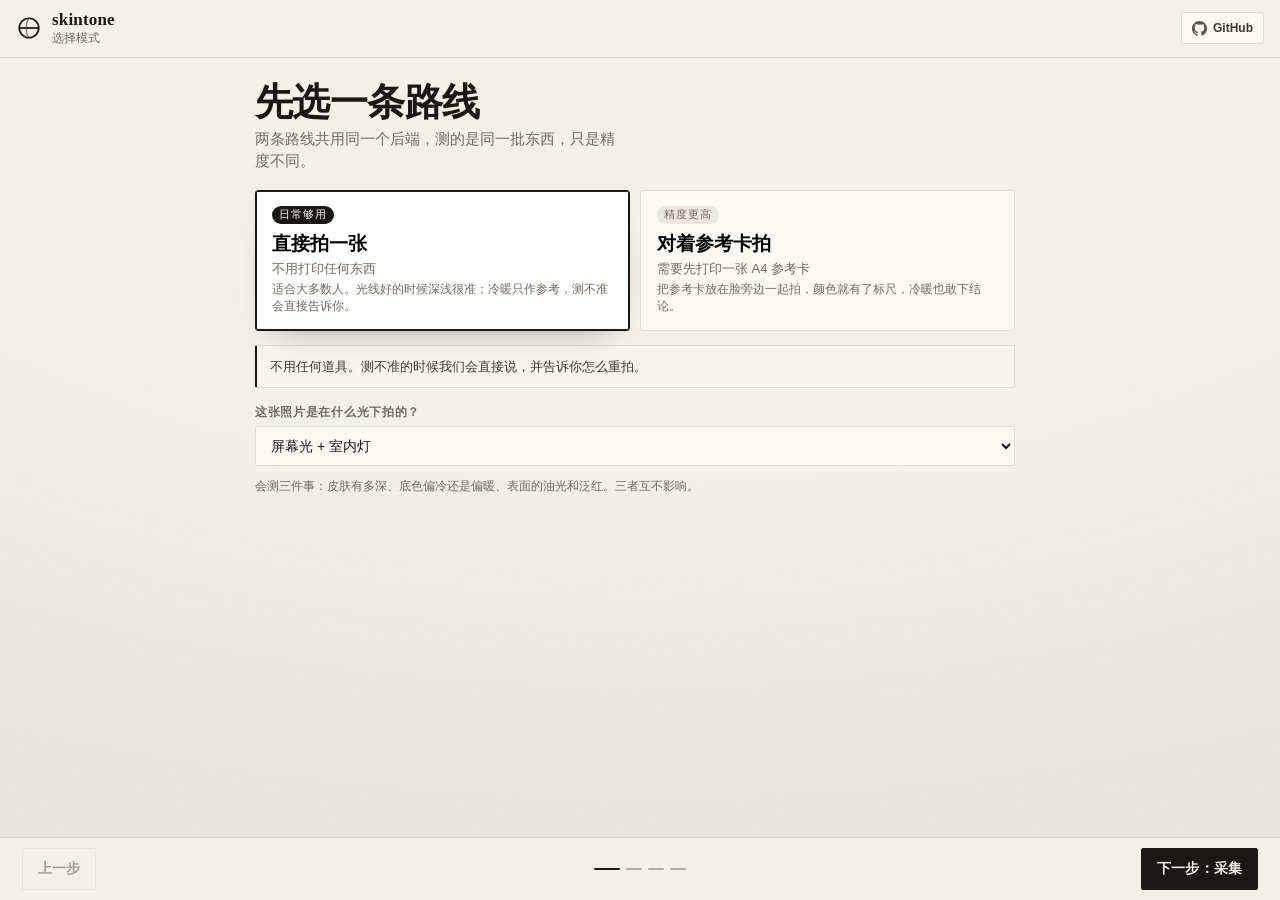
<file: index.html>
<!doctype html>
<html lang="zh-CN">
  <head>
    <meta charset="utf-8" />
    <meta name="viewport" content="width=device-width, initial-scale=1, viewport-fit=cover" />
    <meta name="color-scheme" content="light" />
    <!-- 文案由 js/copy.js + js/copy-hydrate.js 填充；本文件只放结构与 data-copy 标记 -->
    <title>skintone</title>
    <meta name="description" data-copy-content="page.indexDescription" content="" />
    <link rel="stylesheet" href="css/app.css" />
    <link rel="icon" href="assets/favicon.svg" />
  </head>
  <body class="app">
    <!-- 页面级滚动被禁止：整个 shell 是 100dvh 的 grid，只有 #content 内部可滚 -->
    <header class="topbar">
      <div class="brand">
        <svg class="logo" viewBox="0 0 24 24" aria-hidden="true">
          <circle cx="12" cy="12" r="9" fill="none" stroke="currentColor" stroke-width="1.6" />
          <path d="M3.2 12h17.6" stroke="currentColor" stroke-width="1.6" />
          <path d="M12 3.2c-3.2 3-3.2 14.6 0 17.6" fill="none" stroke="currentColor" stroke-width="1.2" opacity=".55" />
        </svg>
        <div class="brand-text">
          <b data-copy="brand.name"></b>
          <span id="step-title" class="muted small"></span>
        </div>
      </div>

      <!--
        服务地址、密钥、优先级说明这些是自部署者才关心的东西，普通用户看了
        只会困惑。所以整块从界面上去掉。
        用 hidden 而不是删掉：js/app.js 仍然引用其中的 #api-base / #api-key
        等节点，删掉会打断它的初始化。
        自部署要改后端地址：用 ?api=https://… 查询参数，或直接改 js/config.js。
      -->
      <details class="settings" hidden>
        <summary data-copy-title="topbar.settingsSummaryTitle">
          <span id="health-dot" class="dot" data-state="checking"></span>
          <span class="settings-label" data-copy="topbar.settingsLabel"></span>
          <svg class="chev" viewBox="0 0 16 16" aria-hidden="true"><path d="M3 6l5 5 5-5" fill="none" stroke="currentColor" stroke-width="1.8" /></svg>
        </summary>
        <div class="settings-panel">
          <label class="field">
            <span data-copy="settings.baseLabel"></span>
            <input id="api-base" type="url" inputmode="url" spellcheck="false" autocomplete="off" data-copy-placeholder="settings.basePlaceholder" />
          </label>
          <div class="row gap wrap">
            <button id="btn-save-api" class="btn primary sm" type="button" data-copy="settings.save"></button>
            <button id="btn-test-api" class="btn sm" type="button" data-copy="settings.test"></button>
            <button id="btn-reset-api" class="btn sm" type="button" data-copy="settings.reset"></button>
          </div>
          <label class="field" id="api-key-wrap">
            <span data-copy="settings.keyLabel"></span>
            <input id="api-key" type="password" spellcheck="false" autocomplete="off" data-copy-placeholder="settings.keyPlaceholder" />
          </label>
          <p class="muted tiny" data-copy="settings.keyNote"></p>
          <p class="muted tiny" data-copy="settings.priorityNote"></p>
          <p id="quota-text" class="muted tiny"></p>
          <p id="health-text" class="muted small"></p>
          <p class="muted tiny" data-copy="settings.selfHostNote"></p>
        </div>
      </details>

      <!-- 界面上唯一需要露出的外部信息：额度余量 + 源码地址 -->
      <div class="topbar-out">
        <span id="quota-badge" class="muted tiny"></span>
        <a class="gh-link" href="https://github.com/Eyeing0721/skintone-web"
           target="_blank" rel="noopener noreferrer" aria-label="在 GitHub 上查看源码">
          <svg class="gh-mark" viewBox="0 0 16 16" aria-hidden="true">
            <path fill="currentColor" d="M8 0C3.58 0 0 3.58 0 8c0 3.54 2.29 6.53 5.47 7.59.4.07.55-.17.55-.38 0-.19-.01-.82-.01-1.49-2.01.37-2.53-.49-2.69-.94-.09-.23-.48-.94-.82-1.13-.28-.15-.68-.52-.01-.53.63-.01 1.08.58 1.23.82.72 1.21 1.87.87 2.33.66.07-.52.28-.87.51-1.07-1.78-.2-3.64-.89-3.64-3.95 0-.87.31-1.59.82-2.15-.08-.2-.36-1.02.08-2.12 0 0 .67-.21 2.2.82a7.4 7.4 0 0 1 2-.27c.68 0 1.36.09 2 .27 1.53-1.04 2.2-.82 2.2-.82.44 1.1.16 1.92.08 2.12.51.56.82 1.27.82 2.15 0 3.07-1.87 3.75-3.65 3.95.29.25.54.73.54 1.48 0 1.07-.01 1.93-.01 2.2 0 .21.15.46.55.38A7.995 7.995 0 0 0 16 8c0-4.42-3.58-8-8-8z" />
          </svg>
          <span>GitHub</span>
        </a>
      </div>
    </header>

    <!--
      每日额度显示。单独一个小模块订阅 api.js 的配额头，
      不去动 app.js 的主流程——额度是横切关注点，不该和步骤状态机耦合。
    -->
    <script type="module">
      import { onQuotaChange } from './js/api.js';

      const badge = document.getElementById('quota-badge');
      const text = document.getElementById('quota-text');

      onQuotaChange((info) => {
        if (info.remaining === null) {
          badge.textContent = '';
          text.textContent = '';
          return;
        }
        badge.textContent = `今日剩余 ${info.remaining} 次`;
        text.textContent = info.remaining > 0
          ? `今天还能测 ${info.remaining} 次（每日上限 ${info.limit ?? '—'} 次）。失败的那几次不计数。`
          : '今天的额度用完了，明天自动恢复。';
      });
    </script>

    <main id="content" class="content">
      <!-- ───── 第 1 步：模式 ───── -->
      <section class="step-panel" data-step="mode">
        <h1 class="title" data-copy="modeStep.title"></h1>
        <p class="lead muted" data-copy="modeStep.lead"></p>

        <div class="mode-grid">
          <button id="mode-nocard" class="mode-card" type="button" data-selected="true">
            <span class="mode-badge" data-copy="modeStep.nocard.badge"></span>
            <b data-copy="modeStep.nocard.label"></b>
            <span class="muted small" data-copy="modeStep.nocard.sub"></span>
            <span class="muted tiny" data-copy="modeStep.nocard.desc"></span>
          </button>
          <button id="mode-card" class="mode-card" type="button" data-selected="false">
            <span class="mode-badge" data-copy="modeStep.card.badge"></span>
            <b data-copy="modeStep.card.label"></b>
            <span class="muted small" data-copy="modeStep.card.sub"></span>
            <span class="muted tiny" data-copy="modeStep.card.desc"></span>
          </button>
        </div>

        <p id="mode-hint" class="hint-box"></p>

        <div class="card-only" hidden>
          <label class="field">
            <span data-copy="modeStep.cardProfileLabel"></span>
            <input id="card-profile" type="text" spellcheck="false" autocomplete="off" data-copy-placeholder="modeStep.cardProfilePlaceholder" />
          </label>
          <p class="muted tiny">
            <span data-copy="modeStep.linksLabel"></span>
            <a id="card-link" href="card.html" data-copy="modeStep.cardLink"></a> ·
            <a href="calibrate.html" data-copy="modeStep.calibrateLink"></a>
          </p>
        </div>

        <label class="field">
          <span data-copy="modeStep.illuminantLabel"></span>
          <select id="illuminant"></select>
        </label>

        <div class="fine-print">
          <p class="muted tiny" data-copy="modeStep.finePrint"></p>
        </div>
      </section>

      <!-- ───── 第 2 步：采集 ───── -->
      <section class="step-panel" data-step="capture" hidden>
        <div class="stage" id="capture-stage">
          <video id="video" playsinline muted hidden></video>
          <img id="preview" alt="" hidden />
          <div id="capture-empty" class="stage-empty">
            <svg viewBox="0 0 24 24" class="stage-icon" aria-hidden="true">
              <path d="M4 8.5A2.5 2.5 0 016.5 6h1.2l.9-1.4A1.5 1.5 0 019.9 4h4.2c.56 0 1.08.28 1.38.75l.9 1.25h1.12A2.5 2.5 0 0120 8.5v8A2.5 2.5 0 0117.5 19h-11A2.5 2.5 0 014 16.5v-8z" fill="none" stroke="currentColor" stroke-width="1.5" />
              <circle cx="12" cy="12.5" r="3.4" fill="none" stroke="currentColor" stroke-width="1.5" />
            </svg>
            <p data-copy="captureStep.emptyHint"></p>
          </div>
        </div>

        <div id="live-controls" class="row gap wrap" hidden>
          <button id="btn-shutter" class="btn primary" type="button">
            <svg viewBox="0 0 24 24" class="ico" aria-hidden="true"><circle cx="12" cy="12" r="8.4" fill="none" stroke="currentColor" stroke-width="1.8" /><circle cx="12" cy="12" r="4" fill="currentColor" /></svg>
            <span data-copy="captureStep.shutter"></span>
          </button>
          <button id="btn-flip" class="btn" type="button" data-copy="captureStep.flip"></button>
          <button id="btn-cancel-camera" class="btn ghost" type="button" data-copy="captureStep.closeCamera"></button>
          <span id="camera-info" class="muted small"></span>
        </div>

        <div class="row gap wrap">
          <button id="btn-camera" class="btn" type="button" data-copy="captureStep.openCamera"></button>
          <label class="btn file-btn">
            <span data-copy="captureStep.chooseFile"></span>
            <input id="file-input" type="file" accept="image/jpeg,image/png" hidden />
          </label>
        </div>

        <!--
          拍摄指引默认展开：用户按下快门前就该看到"怎么拍"。
          这里原本有个「拍摄要点」按钮，但它在整个前端 JS 里都没有点击处理器，
          按下去毫无反应。所以不是补一个处理器，而是直接去掉这个多余控件。
        -->
        <div id="guide-photo" class="hint-box guide">
          <b data-copy="captureStep.guideTitle"></b>
          <p class="guide-lead" data-copy="captureStep.guideLead"></p>
          <ul data-copy-list="captureStep.guideItems"></ul>
        </div>

        <p id="capture-info" class="muted tiny"></p>

        <!--
          一键同意：实质内容（照片去哪、留多久、怎么删、指纹、第三方）
          全部写在 privacy.html，页面上只留一行勾选，不铺技术说明。
        -->
        <div class="consent">
          <label class="check">
            <input id="consent-store" type="checkbox" />
            <span class="consent-label">
              <span data-copy="consent.labelStrong"></span><a class="inline-link" href="privacy.html" target="_blank" rel="noopener" data-copy="consent.policyLink"></a>
            </span>
          </label>
          <p id="consent-line" class="muted tiny"></p>
        </div>
      </section>

      <!-- ───── 第 3 步：ROI ───── -->
      <section class="step-panel panel-fill" data-step="roi" hidden>
        <div class="roi-bar">
          <div id="roi-regions" class="chips"></div>
          <div class="row gap wrap">
            <button id="btn-clear-region" class="btn sm" type="button"></button>
            <button id="btn-clear-all" class="btn sm ghost" type="button" data-copy="roiStep.clearAll"></button>
          </div>
        </div>
        <div class="stage stage-roi">
          <canvas id="roi-canvas"></canvas>
        </div>
        <div class="roi-foot">
          <p id="roi-hint" class="muted tiny"></p>
          <p id="roi-status" class="muted tiny"></p>
          <div class="row gap wrap">
            <button id="btn-skip-roi" class="btn sm" type="button" data-copy="roiStep.skip"></button>
            <span class="muted tiny" data-copy="roiStep.interactionHint"></span>
          </div>
        </div>
      </section>

      <!-- ───── 第 4 步：结果 ───── -->
      <section class="step-panel" data-step="result" hidden>
        <div id="result-root"></div>
      </section>
    </main>

    <footer class="navbar">
      <button id="btn-back" class="btn ghost" type="button" data-copy="nav.back"></button>
      <span class="nav-dots">
        <i class="step-dot" data-step="mode"></i>
        <i class="step-dot" data-step="capture"></i>
        <i class="step-dot" data-step="roi"></i>
        <i class="step-dot" data-step="result"></i>
      </span>
      <button id="btn-next" class="btn primary" type="button"></button>
    </footer>

    <div id="busy" class="busy" hidden>
      <div class="spinner" aria-hidden="true"></div>
      <p id="busy-text"></p>
    </div>

    <div id="toast" class="toast" hidden></div>

    <p class="sr-only">
      <span id="spec-version"></span> <span id="client-version"></span>
    </p>

    <script type="module" src="js/app.js"></script>
  </body>
</html>
</file>
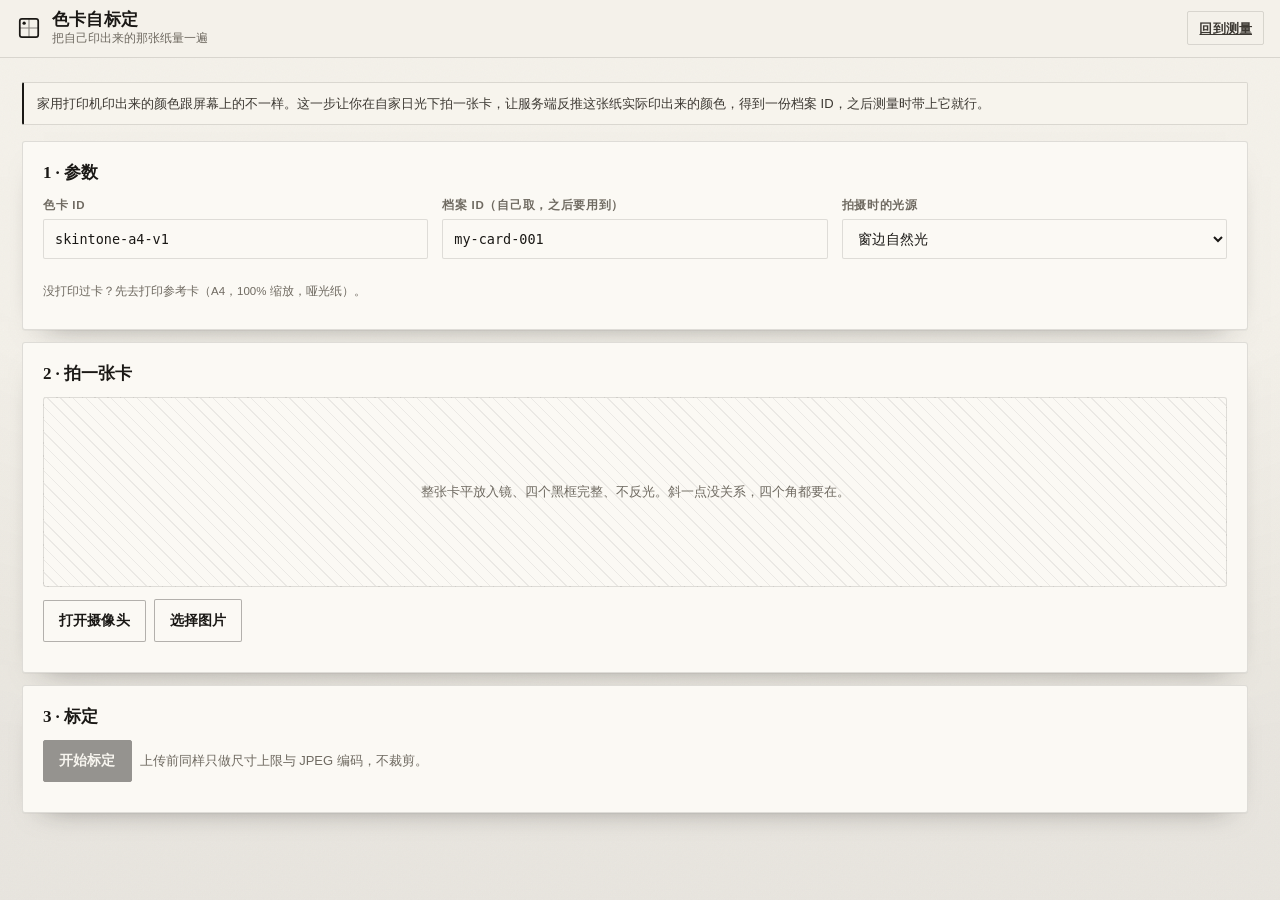
<file: calibrate.html>
<!doctype html>
<html lang="zh-CN">
  <head>
    <meta charset="utf-8" />
    <meta name="viewport" content="width=device-width, initial-scale=1, viewport-fit=cover" />
    <meta name="color-scheme" content="light" />
    <!-- 文案由 js/copy.js + js/copy-hydrate.js 填充；本文件只放结构与 data-copy 标记 -->
    <title>skintone</title>
    <link rel="stylesheet" href="css/app.css" />
    <link rel="icon" href="assets/favicon.svg" />
  </head>
  <body class="app">
    <header class="topbar">
      <div class="brand">
        <svg class="logo" viewBox="0 0 24 24" aria-hidden="true">
          <rect x="3.5" y="3.5" width="17" height="17" rx="2" fill="none" stroke="currentColor" stroke-width="1.6" />
          <path d="M3.5 12h17M12 3.5v17" stroke="currentColor" stroke-width="1" opacity=".5" />
          <circle cx="7.5" cy="7.5" r="1.5" fill="currentColor" />
        </svg>
        <div class="brand-text">
          <b data-copy="calibratePage.title"></b>
          <span class="muted small" data-copy="calibratePage.tagline"></span>
        </div>
      </div>
      <a class="btn sm ghost" href="index.html" data-copy="calibratePage.back"></a>
    </header>

    <main class="content">
      <p class="hint-box" data-copy="calibratePage.intro"></p>

      <section class="card">
        <header class="card-head"><h2 data-copy="calibratePage.step1"></h2></header>
        <div class="kv-grid">
          <label class="field">
            <span data-copy="calibratePage.cardIdLabel"></span>
            <input id="card-id" type="text" spellcheck="false" />
          </label>
          <label class="field">
            <span data-copy="calibratePage.profileLabel"></span>
            <input id="profile-id" type="text" spellcheck="false" data-copy-placeholder="calibratePage.profilePlaceholder" />
          </label>
          <label class="field">
            <span data-copy="calibratePage.illuminantLabel"></span>
            <select id="illuminant"></select>
          </label>
        </div>
        <p class="muted tiny">
          <span data-copy="calibratePage.printFirst"></span>
        </p>
      </section>

      <section class="card">
        <header class="card-head"><h2 data-copy="calibratePage.step2"></h2></header>
        <div class="stage">
          <video id="video" playsinline muted hidden></video>
          <img id="preview" alt="" hidden />
          <div id="capture-empty" class="stage-empty">
            <p data-copy="calibratePage.captureHint"></p>
          </div>
        </div>
        <div class="row gap wrap stage-actions">
          <button id="btn-camera" class="btn" type="button" data-copy="captureStep.openCamera"></button>
          <button id="btn-shutter" class="btn primary" type="button" hidden data-copy="captureStep.shutter"></button>
          <label class="btn file-btn">
            <span data-copy="captureStep.chooseFile"></span>
            <input id="file-input" type="file" accept="image/jpeg,image/png" hidden />
          </label>
          <button id="btn-close-camera" class="btn ghost" type="button" hidden data-copy="captureStep.closeCamera"></button>
        </div>
        <p id="capture-info" class="muted tiny"></p>
      </section>

      <section class="card">
        <header class="card-head"><h2 data-copy="calibratePage.step3"></h2></header>
        <div class="row gap wrap">
          <button id="btn-calibrate" class="btn primary" type="button" disabled data-copy="calibratePage.calibrateButton"></button>
          <span class="muted small" data-copy="calibratePage.uploadNote"></span>
        </div>
        <div id="calib-result" class="result-view calib-result"></div>
      </section>
    </main>

    <div id="toast" class="toast" hidden></div>
    <script type="module" src="js/calibrate-page.js"></script>
  </body>
</html>
</file>
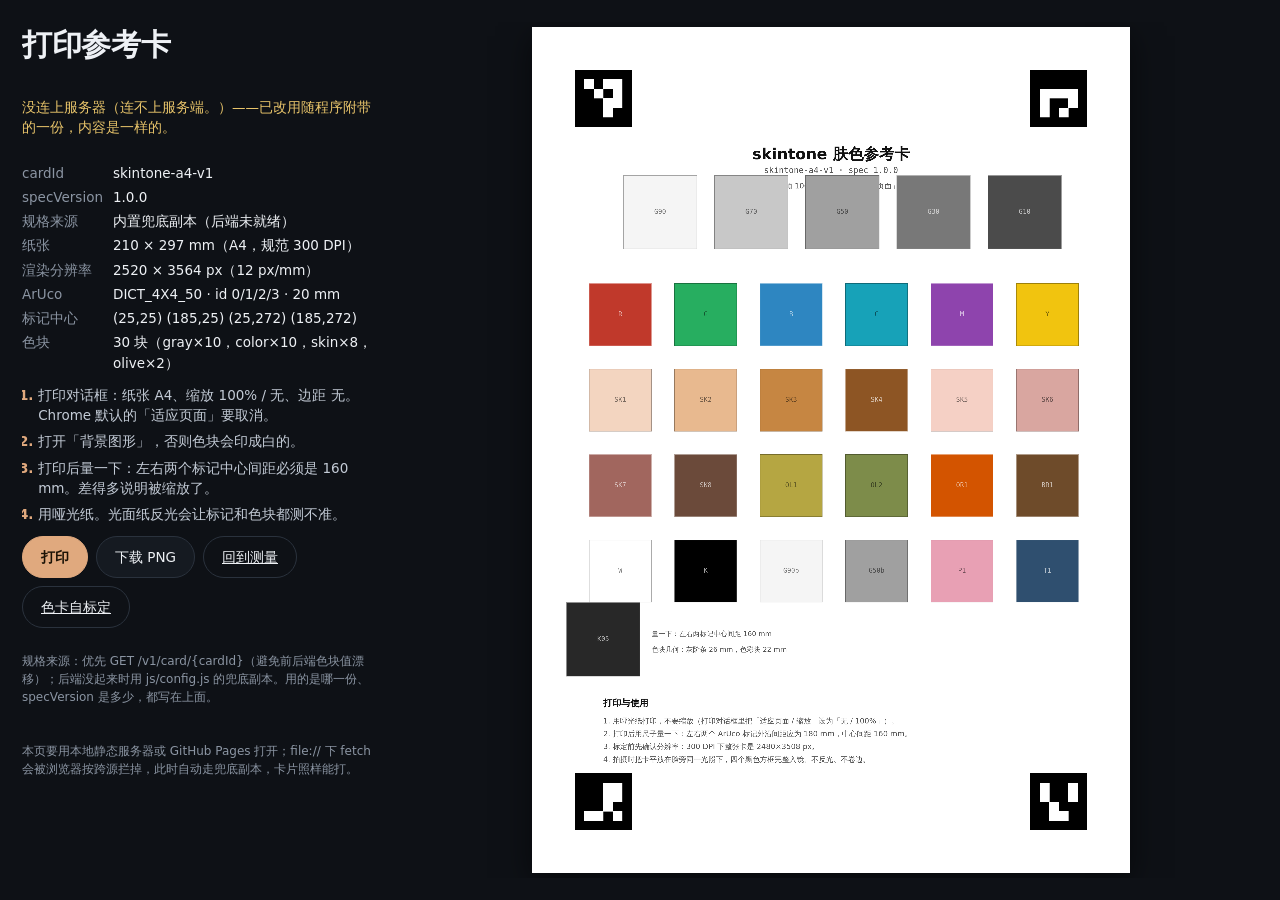
<file: card.html>
<!doctype html>
<html lang="zh-CN">
  <head>
    <meta charset="utf-8" />
    <meta name="viewport" content="width=device-width, initial-scale=1" />
    <meta name="color-scheme" content="dark" />
    <!-- 文案由 js/copy.js + js/copy-hydrate.js 填充；本文件只放结构与 data-copy 标记 -->
    <title>skintone</title>
    <link rel="stylesheet" href="css/style.css" />
    <link rel="stylesheet" href="css/card.css" />
    <link rel="icon" href="assets/favicon.svg" />
  </head>
  <body class="card-page">
    <div class="card-shell">
      <aside class="card-panel no-print">
        <h1 class="title" data-copy="cardPage.title"></h1>
        <p id="card-status" class="muted small"></p>
        <dl class="spec-list" id="spec-list"></dl>

        <ol class="print-steps" data-copy-list="cardPage.steps"></ol>

        <div class="row gap wrap">
          <button id="btn-print" class="btn primary" type="button" data-copy="cardPage.print"></button>
          <button id="btn-download" class="btn" type="button" data-copy="cardPage.download"></button>
          <a class="btn ghost" href="index.html" data-copy="cardPage.backToMeasure"></a>
          <a class="btn ghost" href="calibrate.html" data-copy="cardPage.toCalibrate"></a>
        </div>

        <p class="muted tiny" data-copy="cardPage.specSourceNote"></p>
        <p class="muted tiny" data-copy="cardPage.serverNote"></p>
      </aside>

      <div class="paper-wrap">
        <div class="paper" id="paper">
          <canvas id="card-canvas" data-copy-aria="cardPage.canvasLabel"></canvas>
          <div id="card-fallback-note" class="render-error" hidden></div>
        </div>
      </div>
    </div>

    <script type="module" src="js/card-page.js"></script>
  </body>
</html>
</file>
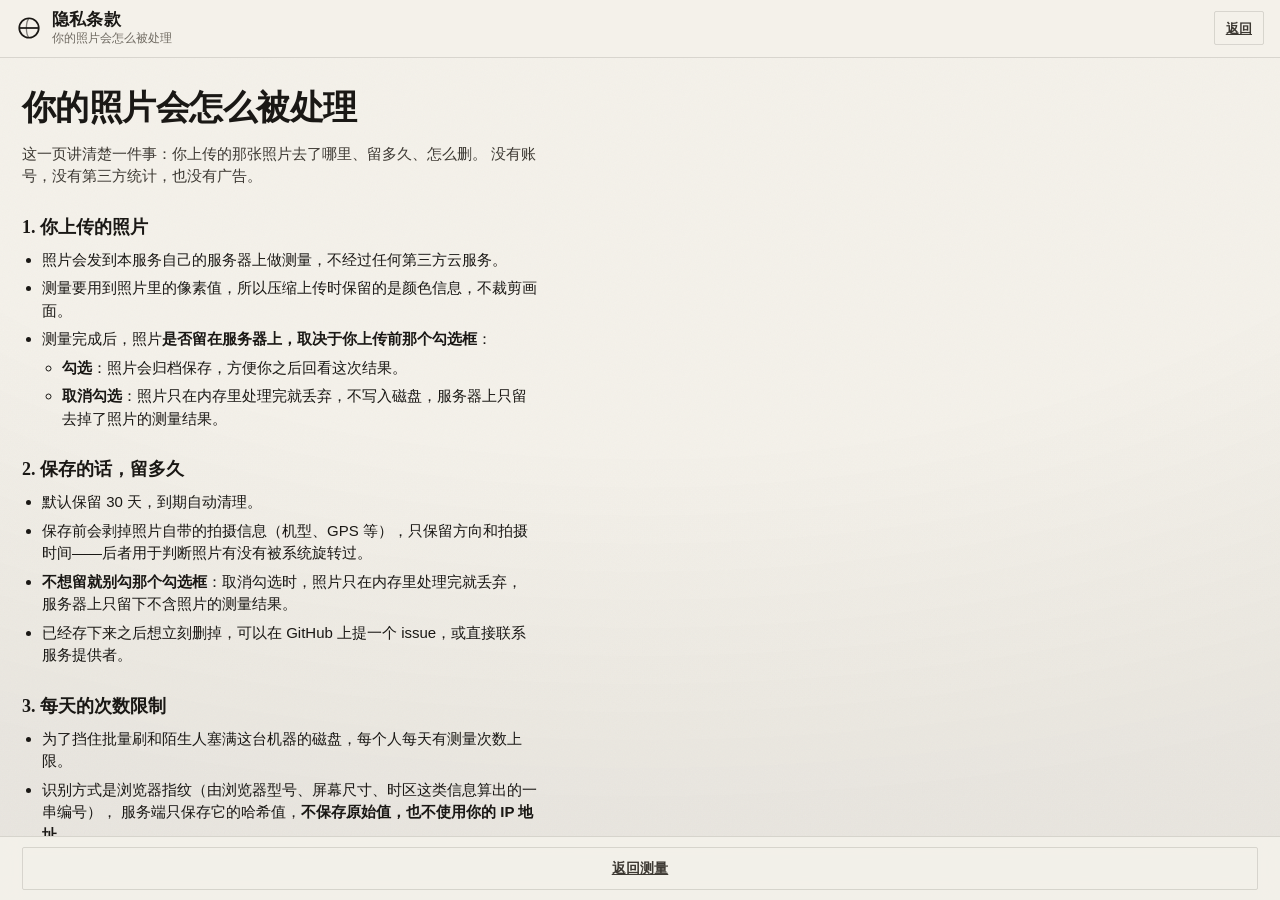
<file: privacy.html>
<!doctype html>
<html lang="zh-CN">
  <head>
    <meta charset="utf-8" />
    <meta name="viewport" content="width=device-width, initial-scale=1, viewport-fit=cover" />
    <meta name="color-scheme" content="light" />
    <!-- 措辞待项目所有者定稿。以下内容逐条对应代码的真实行为，不是模板套话。 -->
    <title>隐私条款 · skintone</title>
    <link rel="stylesheet" href="css/app.css" />
    <link rel="icon" href="assets/favicon.svg" />
  </head>
  <body class="app">
    <header class="topbar">
      <div class="brand">
        <svg class="logo" viewBox="0 0 24 24" aria-hidden="true">
          <circle cx="12" cy="12" r="9" fill="none" stroke="currentColor" stroke-width="1.6" />
          <path d="M3.2 12h17.6" stroke="currentColor" stroke-width="1.6" />
          <path d="M12 3.2c-3.2 3-3.2 14.6 0 17.6" fill="none" stroke="currentColor" stroke-width="1.2" opacity=".55" />
        </svg>
        <div class="brand-text">
          <b>隐私条款</b>
          <span>你的照片会怎么被处理</span>
        </div>
      </div>
      <a class="btn sm ghost" href="index.html">返回</a>
    </header>

    <main class="content">
      <article class="doc">
        <h1>你的照片会怎么被处理</h1>
        <p class="doc-lead">
          这一页讲清楚一件事：你上传的那张照片去了哪里、留多久、怎么删。
          没有账号，没有第三方统计，也没有广告。
        </p>

        <h2>1. 你上传的照片</h2>
        <ul>
          <li>照片会发到本服务自己的服务器上做测量，不经过任何第三方云服务。</li>
          <li>测量要用到照片里的像素值，所以压缩上传时保留的是颜色信息，不裁剪画面。</li>
          <li>测量完成后，照片<b>是否留在服务器上，取决于你上传前那个勾选框</b>：
            <ul>
              <li><b>勾选</b>：照片会归档保存，方便你之后回看这次结果。</li>
              <li><b>取消勾选</b>：照片只在内存里处理完就丢弃，不写入磁盘，服务器上只留去掉了照片的测量结果。</li>
            </ul>
          </li>
        </ul>

        <h2>2. 保存的话，留多久</h2>
        <ul>
          <li>默认保留 30 天，到期自动清理。</li>
          <li>保存前会剥掉照片自带的拍摄信息（机型、GPS 等），只保留方向和拍摄时间——后者用于判断照片有没有被系统旋转过。</li>
          <li><b>不想留就别勾那个勾选框</b>：取消勾选时，照片只在内存里处理完就丢弃，
            服务器上只留下不含照片的测量结果。</li>
          <li>已经存下来之后想立刻删掉，可以在 GitHub 上提一个 issue，或直接联系服务提供者。</li>
        </ul>

        <h2>3. 每天的次数限制</h2>
        <ul>
          <li>为了挡住批量刷和陌生人塞满这台机器的磁盘，每个人每天有测量次数上限。</li>
          <li>识别方式是浏览器指纹（由浏览器型号、屏幕尺寸、时区这类信息算出的一串编号），
            服务端只保存它的哈希值，<b>不保存原始值，也不使用你的 IP 地址</b>。</li>
          <li>这个编号每天更换一次，所以它不会变成一个长期跟踪你的标识。</li>
        </ul>

        <h2>4. 第三方会看到什么</h2>
        <ul>
          <li>本站通过 Cloudflare 的隧道对外提供服务。因此 Cloudflare 会看到流量的元数据
            （例如访问时间、来源 IP），但看不到照片内容——照片是加密传输后才解开的。</li>
          <li>除此之外没有任何第三方：没有统计脚本、没有广告、没有社交插件。</li>
        </ul>

        <h2>5. 我们不会做的事</h2>
        <ul>
          <li>不把照片用于人脸识别、身份识别或任何形式的模型训练。</li>
          <li>不出售、不共享你的照片或测量结果。</li>
          <li>不建立与你真实身份的关联——本站没有账号系统，也不知道你是谁。</li>
        </ul>

        <h2>6. 关于测量结果</h2>
        <p>
          结果来自对单张照片的相机响应估计，会受到光线、手机型号和拍摄方式的影响。
          它不能替代分光测色仪或专业色彩顾问，也不是医疗建议。
          如果你要据此买粉底，建议再到专柜在颌线试三条色号对照一下。
        </p>

        <h2>7. 源码</h2>
        <p>
          前端与后端都是开源的，上面写的每一条都能在代码里核对：
          <a class="inline-link" href="https://github.com/Eyeing0721/skintone-serve" target="_blank" rel="noopener">skintone-serve</a>
          ·
          <a class="inline-link" href="https://github.com/Eyeing0721/skintone-web" target="_blank" rel="noopener">skintone-web</a>
        </p>

        <p class="doc-foot">最后更新：2026-09-15</p>
      </article>
    </main>

    <footer class="navbar">
      <a class="btn ghost" href="index.html" style="grid-column: 1 / -1;">返回测量</a>
    </footer>
  </body>
</html>
</file>
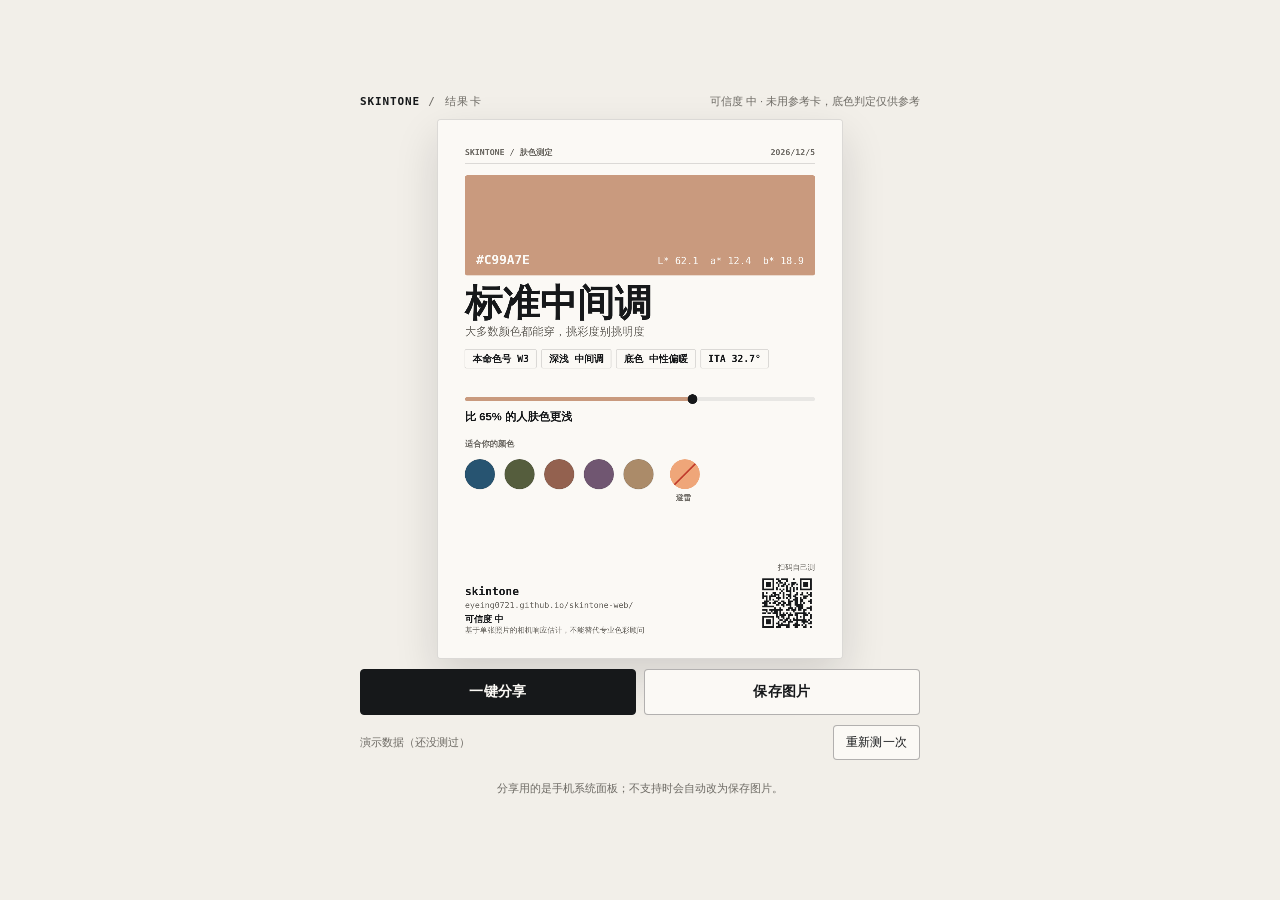
<file: share.html>
<!DOCTYPE html>
<html lang="zh-CN">
<head>
<meta charset="utf-8">
<meta name="viewport" content="width=device-width, initial-scale=1, viewport-fit=cover">
<title>肤色结果卡 · skintone</title>
<link rel="icon" type="image/svg+xml" href="assets/favicon.svg">
<link rel="stylesheet" href="css/share-card.css">
</head>
<body>
<main class="wrap">
  <div class="head">
    <span><b>SKINTONE</b> / 结果卡</span>
    <span class="trust" id="trust">—</span>
  </div>

  <div class="stage">
    <canvas id="card" width="1080" height="1440" aria-label="肤色结果卡"></canvas>
  </div>

  <div class="actions">
    <button class="primary" id="share" type="button">一键分享</button>
    <button id="save" type="button">保存图片</button>
  </div>

  <div class="foot">
    <span id="source">—</span>
    <a class="linkish" href="index.html">重新测一次</a>
  </div>

  <p class="note">分享用的是手机系统面板；不支持时会自动改为保存图片。</p>
</main>

<div class="toast" id="toast"></div>

<script type="module">
import { buildCardData, renderCard, shareCard, downloadCard, CARD_COPY, SITE_URL } from './js/share-card.js';

// 后端未接上时也能看卡面：没有真实结果就用这份演示数据
const DEMO = {
  confidence: { level: 'medium' },
  skin: {
    labD65: { L: 62.14, a: 12.42, b: 18.91 },
    itaDeg: 32.7,
    depthClass: 'intermediate',
    hex: '#c99a7e',
    undertone: { label: 'neutral-warm' },
  },
  advice: null,
};

const KEY = 'skintone.lastResult';

function readResult() {
  try {
    const raw = localStorage.getItem(KEY);
    if (!raw) return null;
    const parsed = JSON.parse(raw);
    return parsed && parsed.skin ? parsed : null;
  } catch { return null; }
}

function toast(msg) {
  const el = document.getElementById('toast');
  el.textContent = msg;
  el.classList.add('on');
  clearTimeout(toast._t);
  toast._t = setTimeout(() => el.classList.remove('on'), 2200);
}

function loadImage(src) {
  return new Promise((resolve) => {
    const img = new Image();
    img.onload = () => resolve(img);
    img.onerror = () => resolve(null);
    img.src = src;
  });
}

const real = readResult();
const result = real || DEMO;
const data = buildCardData(result);
const canvas = document.getElementById('card');

document.getElementById('trust').textContent = `${data.trust.cn} · ${data.trust.note}`;
document.getElementById('source').textContent = real ? `来自本次测定 · ${data.date}` : '演示数据（还没测过）';

const qr = await loadImage('assets/qr.svg');
renderCard(canvas, data, qr);

document.getElementById('share').addEventListener('click', async (e) => {
  const btn = e.currentTarget;
  btn.disabled = true;
  try {
    const outcome = await shareCard(canvas, data);
    if (outcome === 'shared') toast('已通过系统面板分享');
    else if (outcome === 'downloaded') toast('浏览器不支持分享，已保存图片');
  } catch {
    toast('分享失败，可以试试「保存图片」');
  } finally {
    btn.disabled = false;
  }
});

document.getElementById('save').addEventListener('click', async (e) => {
  const btn = e.currentTarget;
  btn.disabled = true;
  try {
    await downloadCard(canvas, data);
    toast('已保存图片');
  } catch {
    toast('保存失败：可以长按图片保存');
  } finally {
    btn.disabled = false;
  }
});

// 便于排查：把当前卡面数据挂在 window 上
window.__skintoneCard = { data, siteUrl: SITE_URL, hasRealResult: Boolean(real) };
</script>
</body>
</html>
</file>
<file: css/app.css>
/* ==========================================================================
   skintone — 色标本（swatch book）  ·  应用界面样式
   --------------------------------------------------------------------------
   设计语言取自物理色卡 / 涂料色票：厚色块、发丝级标注、纸感底、严格低彩度。

   一个功能性约束顺便成了美学选择：底色刻意做成**中性偏暖的低彩度纸色**，
   因为它的职责是衬托用户的肤色色块。界面自己一旦带明显色相，就会通过同时
   对比干扰用户对肤色的判断——深紫或高饱和底尤其会把皮肤衬得偏黄或偏冷。

   布局：整页是一个 100dvh 的 grid（页头 / 内容 / 页脚），内容区自己滚动。
   **滚动条在这个项目里是允许的**——"不依赖滚动"是另一个项目（Files）的约束，
   不要套用到这里。既然滚动可行，结果页就不必为了塞进一屏而压缩间距。

   本文件服务 index.html 与 calibrate.html。
   card.html（可打印参考卡）仍用 style.css + card.css —— 那是 mm 精度的
   印刷件，配色与几何不该被界面改版牵连。
   ========================================================================== */

/* ── 1. 设计令牌 ───────────────────────────────────────────────────── */
:root {
  /* 纸：严格低彩度。别往这里加色相，会干扰判色。 */
  --paper: #f4f1ea;
  --paper-2: #ebe7de;
  --card: #fbf9f4;
  --card-2: #f7f4ed;

  --ink: #1a1815;
  --ink-2: #3d3933;
  --muted: #6f6a61;
  --muted-2: #938d82;

  --hair: rgba(26, 24, 21, 0.13);
  --hair-soft: rgba(26, 24, 21, 0.07);
  --hair-strong: rgba(26, 24, 21, 0.32);

  /* 深雾蓝：同时是推荐配色里的主色，界面与产品输出呼应 */
  --accent: #2f4f6f;
  /* 校对红：像编辑的批注，只用在避雷与失败上，绝不大面积铺 */
  --signal: #b23a2e;
  --ok: #2f6b4f;

  --r: 2px;
  --r-lg: 3px;
  --r-pill: 999px;

  --serif: "Iowan Old Style", Baskerville, Georgia, "Songti SC", "Noto Serif SC", serif;
  --sans: Aptos, "Segoe UI Variable Text", "PingFang SC", "Microsoft YaHei", sans-serif;
  --mono: "Cascadia Mono", Consolas, "SFMono-Regular", monospace;

  --shadow: 0 1px 0 rgba(26, 24, 21, 0.03), 0 14px 30px -22px rgba(26, 24, 21, 0.55);
  --shadow-lift: 0 2px 0 rgba(26, 24, 21, 0.04), 0 22px 44px -26px rgba(26, 24, 21, 0.6);

  --gap: 12px;
  --pad: 14px;
  --shell: 760px;

  /* 纸纹：SVG turbulence 内联，零外部请求 */
  --grain: url("data:image/svg+xml,%3Csvg xmlns='http://www.w3.org/2000/svg' width='140' height='140'%3E%3Cfilter id='g'%3E%3CfeTurbulence type='fractalNoise' baseFrequency='.85' numOctaves='3' stitchTiles='stitch'/%3E%3C/filter%3E%3Crect width='140' height='140' filter='url(%23g)'/%3E%3C/svg%3E");

  color-scheme: light;
}

/* ── 2. 基座 ───────────────────────────────────────────────────────── */
* { box-sizing: border-box; }

/*
  [hidden] 必须由作者样式表重申。
  浏览器默认样式里的 [hidden] { display: none } 是 **UA 声明**，作者样式表里
  任何一条 display 都会盖过它。而 js/app.js 完全依赖 el.hidden 来切换步骤与
  元素，所以只要某个类写了 display（.step-panel.panel-fill 的 flex、
  .stage-empty 的 grid、.stage video 的 block…），隐藏就会失效——改版时确实
  因此让"标注"整屏在每一步都露了出来。
*/
[hidden] { display: none !important; }
html, body { height: 100%; }

body {
  margin: 0;
  background: var(--paper);
  color: var(--ink);
  font-family: var(--sans);
  font-size: 15px;
  line-height: 1.5;
  -webkit-text-size-adjust: 100%;
  -webkit-font-smoothing: antialiased;
}

/* 纸纹 + 极淡暗角，给平面一点物理感 */
body::before {
  content: "";
  position: fixed;
  inset: 0;
  pointer-events: none;
  z-index: 0;
  background-image: var(--grain);
  opacity: 0.035;
  mix-blend-mode: multiply;
}

body::after {
  content: "";
  position: fixed;
  inset: 0;
  pointer-events: none;
  z-index: 0;
  background: radial-gradient(120% 90% at 50% 0%, transparent 55%, rgba(26, 24, 21, 0.05) 100%);
}

/* shell 是 100dvh 的 grid：页头 / 内容 / 页脚，页面本体永不滚动 */
body.app {
  height: 100dvh;
  display: grid;
  grid-template-rows: auto minmax(0, 1fr) auto;
  overflow: hidden;
}

body.app > * { position: relative; z-index: 1; }

/*
  页头必须盖住内容区。
  .topbar 用了 backdrop-filter，这会自建层叠上下文；而 .content 是它后面的
  兄弟节点。两者同层级时**后出现的内容区会盖上来**，把页头里任何浮层的点击
  吃掉——这就是设置面板"点不动"的原因。给页头更高的 z-index 从根上解决。
*/
body.app > .topbar { z-index: 40; }

.sr-only {
  position: absolute;
  width: 1px; height: 1px;
  padding: 0; margin: -1px;
  overflow: hidden;
  clip: rect(0 0 0 0);
  white-space: nowrap;
  border: 0;
}

/* ── 3. 文字工具类 ─────────────────────────────────────────────────── */
.muted { color: var(--muted); }
.small { font-size: 13px; }
.tiny { font-size: 11.5px; line-height: 1.45; }
.mono { font-family: var(--mono); font-variant-numeric: tabular-nums; }

.row { display: flex; align-items: center; }
.gap { gap: 8px; }
.wrap { flex-wrap: wrap; }

/* ── 4. 页头 ───────────────────────────────────────────────────────── */
.topbar {
  display: flex;
  align-items: center;
  justify-content: space-between;
  gap: var(--gap);
  padding: max(10px, env(safe-area-inset-top)) 16px 10px;
  border-bottom: 1px solid var(--hair);
  background: rgba(244, 241, 234, 0.9);
  backdrop-filter: blur(10px);
}

.brand { display: flex; align-items: center; gap: 10px; min-width: 0; }
.logo { width: 26px; height: 26px; flex: 0 0 auto; color: var(--ink); }
.brand-text { display: flex; flex-direction: column; min-width: 0; }

.brand-text b {
  font-family: var(--serif);
  font-size: 17px;
  font-weight: 700;
  letter-spacing: 0.01em;
  line-height: 1.15;
}

.brand-text span { color: var(--muted); font-size: 11.5px; }

/* 设置面板默认收起，所以它不该抢注意力 */
.settings { position: relative; flex: 0 0 auto; }

.settings > summary {
  display: flex;
  align-items: center;
  gap: 6px;
  padding: 6px 10px;
  border: 1px solid var(--hair);
  border-radius: var(--r);
  background: var(--card);
  font-size: 12px;
  color: var(--ink-2);
  cursor: pointer;
  list-style: none;
  user-select: none;
}

.settings > summary::-webkit-details-marker { display: none; }
.settings[open] > summary { border-color: var(--hair-strong); background: #fff; }
.settings-label { font-weight: 600; }

.dot { width: 7px; height: 7px; border-radius: 50%; flex: 0 0 auto; background: var(--muted-2); }
.dot[data-state="ok"] { background: var(--ok); }
.dot[data-state="bad"] { background: var(--signal); }
.dot[data-state="checking"] { background: #b9963f; }

.chev { width: 12px; height: 12px; color: var(--muted); transition: transform 0.18s ease; }
.settings[open] .chev { transform: rotate(180deg); }

.settings-panel {
  position: absolute;
  right: 0;
  top: calc(100% + 8px);
  z-index: 30;
  width: min(340px, calc(100vw - 32px));
  display: flex;
  flex-direction: column;
  gap: 10px;
  padding: var(--pad);
  border: 1px solid var(--hair);
  border-radius: var(--r-lg);
  background: var(--card);
  box-shadow: var(--shadow-lift);
  animation: drop 0.16s ease-out;
}

.settings-panel p { margin: 0; }

/* 页头右侧：额度余量 + 源码地址。界面上唯一露出的外部信息，就这些。 */
.topbar-out { display: flex; align-items: center; gap: 10px; flex: 0 0 auto; }

.gh-link {
  display: inline-flex;
  align-items: center;
  gap: 6px;
  padding: 6px 10px;
  border: 1px solid var(--hair);
  border-radius: var(--r);
  background: var(--card);
  color: var(--ink-2);
  font-size: 12px;
  font-weight: 600;
  text-decoration: none;
  transition: border-color 0.15s ease, background 0.15s ease;
}

.gh-link:hover { border-color: var(--hair-strong); background: #fff; }
.gh-link:focus-visible { outline: 2px solid var(--accent); outline-offset: 1px; }
.gh-mark { width: 15px; height: 15px; flex: 0 0 auto; opacity: 0.85; }

/* ── 5. 内容区 ─────────────────────────────────────────────────────── */
.content {
  overflow-y: auto;
  overflow-x: hidden;
  overscroll-behavior: contain;
  /* 预留滚动条槽位：出现滚动条时不引起整页横向跳动 */
  scrollbar-gutter: stable;
  scrollbar-width: thin;
  scrollbar-color: var(--hair-strong) transparent;
  padding: 18px 16px 24px;
}

/* 桌面端给一条细滚动条。它本身是有用的信息：下面还有内容。 */
.content::-webkit-scrollbar { width: 10px; height: 10px; }
.content::-webkit-scrollbar-track { background: transparent; }

.content::-webkit-scrollbar-thumb {
  border: 3px solid transparent;
  border-radius: var(--r-pill);
  background: var(--hair-strong);
  background-clip: content-box;
}

.content::-webkit-scrollbar-thumb:hover { background: var(--muted-2); background-clip: content-box; }

.step-panel {
  width: min(var(--shell), 100%);
  margin: 0 auto;
  animation: rise 0.24s ease-out both;
}

.step-panel[hidden] { display: none; }
.step-panel.panel-fill { display: flex; flex-direction: column; gap: var(--gap); }

.title {
  margin: 0 0 6px;
  font-family: var(--serif);
  font-size: clamp(27px, 7.4vw, 38px);
  font-weight: 700;
  line-height: 1.08;
  letter-spacing: -0.015em;
}

.lead { margin: 0 0 18px; max-width: 46ch; font-size: 14.5px; }

/* ── 6. 通用控件 ───────────────────────────────────────────────────── */
.btn {
  display: inline-flex;
  align-items: center;
  justify-content: center;
  gap: 7px;
  min-height: 42px;
  padding: 10px 15px;
  border: 1px solid var(--hair-strong);
  border-radius: var(--r);
  background: var(--card);
  color: var(--ink);
  font-family: inherit;
  font-size: 14px;
  font-weight: 600;
  letter-spacing: 0.01em;
  cursor: pointer;
  transition: background 0.15s ease, border-color 0.15s ease, transform 0.1s ease;
}

.btn:hover { background: #fff; }
.btn:active { transform: translateY(1px); }
.btn:focus-visible { outline: 2px solid var(--accent); outline-offset: 1px; }
.btn[disabled] { opacity: 0.45; cursor: not-allowed; transform: none; }

.btn.primary { background: var(--ink); border-color: var(--ink); color: var(--paper); }
.btn.primary:hover { background: #000; }
.btn.ghost { background: transparent; border-color: var(--hair); color: var(--ink-2); }
.btn.ghost:hover { background: var(--card-2); }
.btn.sm { min-height: 34px; padding: 6px 11px; font-size: 13px; }

.ico { width: 17px; height: 17px; flex: 0 0 auto; }
.file-btn { position: relative; overflow: hidden; }

.input, .field input, .field select {
  width: 100%;
  min-height: 40px;
  padding: 9px 11px;
  border: 1px solid var(--hair);
  border-radius: var(--r);
  background: var(--card);
  color: var(--ink);
  font-family: var(--mono);
  font-size: 13.5px;
}

.input.sm { min-height: 34px; padding: 6px 9px; }

.input:focus, .field input:focus, .field select:focus {
  outline: none;
  border-color: var(--accent);
  box-shadow: 0 0 0 2px rgba(47, 79, 111, 0.16);
}

.field { display: flex; flex-direction: column; gap: 5px; margin-bottom: 12px; }

.field > span {
  font-size: 11.5px;
  font-weight: 600;
  letter-spacing: 0.06em;
  text-transform: uppercase;
  color: var(--muted);
}

.field select { font-family: var(--sans); font-size: 14px; }

/* 强调条：像色卡边的标注线 */
.hint-box {
  margin: 0 0 16px;
  padding: 11px 13px;
  border: 1px solid var(--hair);
  border-left: 2px solid var(--ink);
  border-radius: var(--r);
  background: var(--card-2);
  font-size: 13px;
  color: var(--ink-2);
}

.hint-box ul { margin: 7px 0 0; padding-left: 18px; }
.hint-box li { margin-bottom: 3px; }
.hint-box b { display: block; margin-bottom: 2px; font-family: var(--serif); font-size: 14.5px; }

/* 拍摄指引：默认展开，所以那条最关键的话要能一眼看到 */
.guide .guide-lead {
  margin: 5px 0 0;
  font-size: 13.5px;
  font-weight: 600;
  color: var(--ink);
}

.guide ul { margin-top: 8px; }
.guide li { color: var(--muted); }

.fine-print { margin-top: 4px; }
.card-only { margin-bottom: 6px; }

/* ── 7. 第 1 步：模式 ──────────────────────────────────────────────── */
.mode-grid { display: grid; gap: 10px; margin-bottom: 14px; }

.mode-card {
  position: relative;
  display: flex;
  flex-direction: column;
  gap: 3px;
  padding: 15px 16px;
  border: 1px solid var(--hair);
  border-radius: var(--r-lg);
  background: var(--card);
  text-align: left;
  cursor: pointer;
  font-family: inherit;
  transition: border-color 0.16s ease, box-shadow 0.16s ease, transform 0.16s ease;
}

.mode-card:hover { transform: translateY(-1px); box-shadow: var(--shadow); }

.mode-card[data-selected="true"] {
  border-color: var(--ink);
  box-shadow: inset 0 0 0 1px var(--ink), var(--shadow);
  background: #fff;
}

.mode-card b { font-family: var(--serif); font-size: 19px; font-weight: 700; }

.mode-badge {
  align-self: flex-start;
  margin-bottom: 4px;
  padding: 2px 7px;
  border-radius: var(--r-pill);
  background: var(--paper-2);
  color: var(--muted);
  font-family: var(--mono);
  font-size: 10.5px;
  letter-spacing: 0.1em;
  text-transform: uppercase;
}

.mode-card[data-selected="true"] .mode-badge { background: var(--ink); color: var(--paper); }

/* ── 8. 第 2 步：采集 ──────────────────────────────────────────────── */
.stage {
  position: relative;
  display: grid;
  place-items: center;
  min-height: 190px;
  margin-bottom: 12px;
  border: 1px solid var(--hair);
  border-radius: var(--r-lg);
  background:
    repeating-linear-gradient(45deg, var(--hair-soft) 0 1px, transparent 1px 9px),
    var(--card);
  overflow: hidden;
}

.stage video, .stage img { display: block; width: 100%; height: auto; max-height: 46dvh; object-fit: contain; }
.stage-empty { display: grid; place-items: center; gap: 8px; padding: 30px 16px; text-align: center; }
.stage-empty p { margin: 0; color: var(--muted); font-size: 13px; }
.stage-icon { width: 34px; height: 34px; color: var(--muted-2); }
.stage-actions { margin-top: 10px; }
#live-controls { margin-bottom: 10px; }

.consent {
  margin-top: 14px;
  padding: 11px 13px;
  border: 1px solid var(--hair);
  border-radius: var(--r);
  background: var(--card-2);
}

.check { display: flex; align-items: flex-start; gap: 9px; cursor: pointer; font-size: 13px; }
.check input { margin-top: 2px; width: 16px; height: 16px; accent-color: var(--accent); flex: 0 0 auto; }
.consent p { margin: 6px 0 0; }

/* 同意区：一行勾选 + 指向隐私条款的链接 */
.consent-label { line-height: 1.5; }

.inline-link {
  color: var(--accent);
  text-decoration: underline;
  text-underline-offset: 2px;
  text-decoration-thickness: 1px;
  cursor: pointer;
}

.inline-link:hover { color: var(--ink); }

/* ── 文档页（隐私条款这类纯文本） ─────────────────────────────────── */
.doc { max-width: 62ch; }
.doc h1 { margin: 0 0 10px; font-family: var(--serif); font-size: clamp(26px, 7vw, 34px); font-weight: 700; letter-spacing: -0.015em; }
.doc-lead { margin: 0 0 22px; font-size: 15px; color: var(--ink-2); }

.doc h2 {
  margin: 26px 0 8px;
  font-family: var(--serif);
  font-size: 18px;
  font-weight: 700;
}

.doc p { margin: 0 0 12px; }
.doc ul { margin: 0 0 12px; padding-left: 20px; }
.doc li { margin-bottom: 6px; }
.doc ul ul { margin: 6px 0 0; }
.doc b { font-weight: 700; }
.doc-foot { margin-top: 30px; font-size: 12px; color: var(--muted-2); }

/* ── 9. 第 3 步：ROI 标注 ──────────────────────────────────────────── */
.roi-bar { display: flex; align-items: center; justify-content: space-between; gap: 10px; flex-wrap: wrap; }
.chips { display: flex; flex-wrap: wrap; gap: 6px; }

.chips > * {
  padding: 4px 9px;
  border: 1px solid var(--hair);
  border-radius: var(--r-pill);
  background: var(--card);
  font-family: var(--mono);
  font-size: 11.5px;
  color: var(--muted);
}

.stage-roi { min-height: 0; padding: 0; background: var(--card-2); }
#roi-canvas { display: block; width: 100%; max-height: 52dvh; object-fit: contain; cursor: crosshair; touch-action: none; }
.roi-foot { display: flex; flex-direction: column; gap: 7px; }

/* ── 10. 第 4 步：结果 ─────────────────────────────────────────────── */
.load-row { margin-bottom: 14px; }
#result-root { display: block; }
.result-view { display: flex; flex-direction: column; gap: 15px; }

.card {
  padding: 18px 18px;
  border: 1px solid var(--hair);
  border-radius: var(--r-lg);
  background: var(--card);
  box-shadow: var(--shadow);
  animation: rise 0.3s ease-out both;
}

.card-head {
  display: flex;
  align-items: baseline;
  justify-content: space-between;
  gap: 10px;
  margin-bottom: 11px;
}

.card-head h2 {
  margin: 0;
  font-family: var(--serif);
  font-size: 17px;
  font-weight: 700;
  letter-spacing: -0.005em;
}

h3.sub {
  margin: 14px 0 7px;
  font-family: var(--mono);
  font-size: 11px;
  font-weight: 700;
  letter-spacing: 0.12em;
  text-transform: uppercase;
  color: var(--muted);
}

/* 结果页头牌：一块大肤色 + 印在上面的结论（与结果卡同一套语言） */
.card.hero { padding: 0; overflow: hidden; animation-duration: 0.42s; }

.hero-swatch {
  display: flex;
  flex-direction: column;
  justify-content: flex-end;
  gap: 3px;
  min-height: 200px;
  padding: 20px;
}

.hero-swatch b {
  font-family: var(--serif);
  font-size: clamp(30px, 9vw, 42px);
  font-weight: 700;
  line-height: 1.05;
  letter-spacing: -0.02em;
}

.hero-swatch > span { font-size: 14px; opacity: 0.92; }

.hero-swatch .hero-swatch-hex {
  font-family: var(--mono);
  font-size: 12px;
  letter-spacing: 0.06em;
  opacity: 0.72;
}

.hero-main {
  display: flex;
  align-items: flex-end;
  justify-content: space-between;
  gap: 14px;
  padding: 18px 16px 14px;
}

.metric-big { display: flex; flex-direction: column; gap: 1px; }

.metric-label {
  font-family: var(--mono);
  font-size: 10.5px;
  letter-spacing: 0.14em;
  text-transform: uppercase;
  color: var(--muted);
}

.metric-value {
  font-family: var(--serif);
  font-size: clamp(50px, 15vw, 74px);
  font-weight: 700;
  line-height: 0.94;
  letter-spacing: -0.03em;
  font-variant-numeric: tabular-nums;
}

.metric-value small { font-size: 0.4em; font-weight: 400; color: var(--muted); margin-left: 2px; }
.hero-side { text-align: right; display: flex; flex-direction: column; gap: 4px; align-items: flex-end; }

.tag {
  display: inline-block;
  padding: 3px 9px;
  border: 1px solid var(--ink);
  border-radius: var(--r-pill);
  font-family: var(--mono);
  font-size: 11px;
  letter-spacing: 0.06em;
}

.hero-sub {
  display: grid;
  grid-template-columns: repeat(auto-fit, minmax(96px, 1fr));
  gap: 10px;
  padding: 12px 16px;
  border-top: 1px solid var(--hair);
  background: var(--card-2);
}

.hero-sub > div { display: flex; flex-direction: column; gap: 1px; }
.hero-sub b { font-family: var(--mono); font-size: 14px; font-variant-numeric: tabular-nums; }

.badge {
  flex: 0 0 auto;
  padding: 3px 9px;
  border: 1px solid var(--hair-strong);
  border-radius: var(--r-pill);
  font-family: var(--mono);
  font-size: 10.5px;
  letter-spacing: 0.08em;
  text-transform: uppercase;
  white-space: nowrap;
}

.badge.tone-ok { border-color: var(--ok); color: var(--ok); }
.badge.tone-warn { border-color: #b9963f; color: #8a6d1f; }
.badge.tone-bad { border-color: var(--signal); color: var(--signal); }

/* 门禁表 */
.gates { margin-top: 4px; }

.gates > summary {
  cursor: pointer;
  padding: 3px 0;
  font-size: 12.5px;
  font-weight: 600;
  color: var(--muted);
}

.gates > summary:hover { color: var(--ink); }
.gate-summary { margin: 8px 0 0; padding-left: 18px; font-size: 13px; }
.gate-summary li { margin-bottom: 3px; color: var(--signal); }

.gate-table { width: 100%; border-collapse: collapse; margin-top: 8px; font-size: 12.5px; }

.gate-table th {
  text-align: left;
  padding: 4px 6px 6px 0;
  border-bottom: 1px solid var(--hair);
  font-family: var(--mono);
  font-size: 10px;
  font-weight: 600;
  letter-spacing: 0.1em;
  text-transform: uppercase;
  color: var(--muted);
}

.gate-table td { padding: 5px 6px 5px 0; border-bottom: 1px solid var(--hair-soft); vertical-align: top; }
.gate-table tr:last-child td { border-bottom: 0; }
.gate-table tr.fail td { background: rgba(178, 58, 46, 0.06); }
.gate-name { font-weight: 600; }
.gate-name .tiny { display: block; font-family: var(--mono); font-weight: 400; }
.gate-verdict { white-space: nowrap; }
.gate-table tr.pass .gate-verdict { color: var(--ok); }
.gate-table tr.fail .gate-verdict { color: var(--signal); }
.gate-num { font-family: var(--mono); font-variant-numeric: tabular-nums; text-align: right; white-space: nowrap; }

/* 概率条 */
.probs { display: flex; flex-direction: column; gap: 9px; }
.prob-row { display: grid; grid-template-columns: 3.4em 1fr 3.4em; align-items: center; gap: 9px; }
.prob-label { font-size: 12.5px; color: var(--ink-2); }
.prob-track { height: 8px; border-radius: var(--r-pill); background: var(--paper-2); overflow: hidden; }
.prob-track > i { display: block; height: 100%; background: var(--ink); border-radius: inherit; }
.prob-value { font-family: var(--mono); font-size: 12px; text-align: right; color: var(--muted); font-variant-numeric: tabular-nums; }

/* 键值网格 */
.kv-grid { display: grid; grid-template-columns: repeat(auto-fit, minmax(112px, 1fr)); gap: 10px 14px; }
.kv-grid > div { display: flex; flex-direction: column; gap: 1px; min-width: 0; }
.kv-grid b { font-family: var(--mono); font-size: 13.5px; font-variant-numeric: tabular-nums; word-break: break-all; }
.kv-grid .span2 { grid-column: span 2; }
.kv-grid .tiny, .kv-grid .small { display: block; }

/* Lab 块：大色块 + 三轴读数 */
.lab-wrap { display: grid; grid-template-columns: minmax(0, 1.4fr) minmax(0, 1fr); gap: 12px; align-items: stretch; }

.lab-swatch {
  display: flex;
  flex-direction: column;
  justify-content: flex-end;
  gap: 2px;
  min-height: 152px;
  padding: 14px;
  border: 1px solid var(--hair);
  border-radius: var(--r);
}

.lab-axes { display: flex; flex-direction: column; justify-content: center; gap: 8px; }
.axis { display: flex; align-items: baseline; justify-content: space-between; gap: 8px; border-bottom: 1px solid var(--hair-soft); padding-bottom: 5px; }
.axis-name { font-family: var(--mono); font-size: 11.5px; color: var(--muted); }
.axis b { font-family: var(--mono); font-size: 16px; font-variant-numeric: tabular-nums; }

/* 色票 */
.swatches { display: grid; grid-template-columns: repeat(auto-fill, minmax(108px, 1fr)); gap: 10px; }

.swatch {
  display: flex;
  flex-direction: column;
  justify-content: flex-end;
  gap: 2px;
  min-height: 96px;
  padding: 10px;
  border: 1px solid var(--hair);
  border-radius: var(--r);
}

.swatch-name { font-size: 12.5px; font-weight: 600; }
.swatch-hex { font-family: var(--mono); font-size: 11px; letter-spacing: 0.02em; }
.swatch-sub { font-family: var(--mono); font-size: 10px; opacity: 0.8; }

.avoid-item { display: flex; flex-direction: column; gap: 5px; }
.avoid-item .swatch { position: relative; }

.avoid-item .swatch::after {
  content: "";
  position: absolute;
  inset: 0;
  border-radius: inherit;
  background: linear-gradient(
    to bottom right,
    transparent calc(50% - 1px),
    var(--signal) calc(50% - 1px) calc(50% + 1px),
    transparent calc(50% + 1px)
  );
  opacity: 0.75;
}

.reason { margin: 0; font-size: 11.5px; line-height: 1.35; color: var(--signal); }

/* 测不准时引导做物理试色 */
.card.physical { border-left: 2px solid var(--signal); }
.card.physical.compact { padding: 13px 14px; }
.physical-lead { margin: 0 0 8px; font-size: 13.5px; }
.physical-steps { margin: 0; padding-left: 20px; font-size: 13px; }
.physical-steps li { margin-bottom: 4px; }

.warn-box {
  margin: 10px 0 0;
  padding: 9px 11px;
  border: 1px solid rgba(178, 58, 46, 0.3);
  border-radius: var(--r);
  background: rgba(178, 58, 46, 0.06);
  font-size: 12.5px;
}

.warn-box ul { margin: 5px 0 0; padding-left: 18px; }
.warn-list { margin: 0; padding-left: 18px; font-size: 13px; }
.warn-list li { margin-bottom: 4px; }

pre.ccm {
  margin: 8px 0 0;
  padding: 9px 11px;
  border: 1px solid var(--hair);
  border-radius: var(--r);
  background: var(--paper-2);
  font-family: var(--mono);
  font-size: 11px;
  line-height: 1.4;
  overflow-x: auto;
  scrollbar-width: none;
}

pre.ccm::-webkit-scrollbar { display: none; }

.card.meta { background: var(--card-2); box-shadow: none; }
.meta-actions { margin-top: 12px; }
.disclaimer { margin: 4px 0 0; font-size: 11.5px; line-height: 1.45; color: var(--muted-2); }

/* 分享卡：结果页里直接出卡，不再需要跳去另一个页面 */
.share-stage { display: grid; place-items: center; margin-bottom: 12px; }

.share-stage canvas {
  display: block;
  width: auto;
  height: auto;
  max-width: 100%;
  max-height: 56dvh;
  border: 1px solid var(--hair);
  border-radius: var(--r);
  background: #fbf9f5;
  box-shadow: 0 14px 30px -22px rgba(26, 24, 21, 0.55);
}
.card.error-card { border-left: 2px solid var(--signal); }
.card.error-card .hint { margin: 8px 0 0; font-size: 13px; color: var(--ink-2); }

/* ── 11. 校准页 ────────────────────────────────────────────────────── */
.content > .card + .card { margin-top: 12px; }
.calib-result { margin-top: 12px; }

/* ── 12. 页脚导航 ──────────────────────────────────────────────────── */
.navbar {
  display: grid;
  grid-template-columns: 1fr auto 1fr;
  align-items: center;
  gap: 10px;
  padding: 10px 16px max(10px, env(safe-area-inset-bottom));
  border-top: 1px solid var(--hair);
  background: rgba(244, 241, 234, 0.92);
  backdrop-filter: blur(10px);
}

.navbar #btn-back { justify-self: start; }
.navbar #btn-next { justify-self: end; }
.nav-dots { display: flex; align-items: center; gap: 6px; }

.step-dot {
  width: 16px; height: 2px;
  border-radius: var(--r-pill);
  background: var(--hair-strong);
  transition: background 0.2s ease, width 0.2s ease;
}

.step-dot[data-state="current"] { width: 26px; background: var(--ink); }
.step-dot[data-state="done"] { background: var(--accent); }

/* ── 13. 覆盖层 ────────────────────────────────────────────────────── */
.busy {
  position: fixed;
  inset: 0;
  z-index: 60;
  display: grid;
  place-items: center;
  align-content: center;
  gap: 12px;
  background: rgba(244, 241, 234, 0.84);
  backdrop-filter: blur(3px);
}

.busy[hidden] { display: none; }
.busy p { margin: 0; font-family: var(--mono); font-size: 12.5px; letter-spacing: 0.05em; color: var(--ink-2); }

.spinner {
  width: 26px; height: 26px;
  border: 2px solid var(--hair-strong);
  border-top-color: var(--ink);
  border-radius: 50%;
  animation: spin 0.7s linear infinite;
}

.toast {
  position: fixed;
  left: 50%;
  bottom: calc(72px + env(safe-area-inset-bottom));
  z-index: 70;
  max-width: calc(100vw - 32px);
  padding: 9px 14px;
  border-radius: var(--r);
  background: var(--ink);
  color: var(--paper);
  font-size: 13px;
  opacity: 0;
  transform: translate(-50%, 10px);
  pointer-events: none;
  transition: opacity 0.2s ease, transform 0.2s ease;
}

.toast:not([hidden]) { opacity: 1; transform: translate(-50%, 0); }

/* ── 14. 动效 ──────────────────────────────────────────────────────── */
@keyframes rise {
  from { opacity: 0; transform: translateY(7px); }
  to { opacity: 1; transform: none; }
}

@keyframes drop {
  from { opacity: 0; transform: translateY(-5px); }
  to { opacity: 1; transform: none; }
}

@keyframes spin { to { transform: rotate(360deg); } }

/* 结果卡依次落纸：像把色卡一张张铺开 */
.result-view > .card:nth-child(1) { animation-delay: 0.02s; }
.result-view > .card:nth-child(2) { animation-delay: 0.07s; }
.result-view > .card:nth-child(3) { animation-delay: 0.12s; }
.result-view > .card:nth-child(4) { animation-delay: 0.17s; }
.result-view > .card:nth-child(5) { animation-delay: 0.22s; }
.result-view > .card:nth-child(6) { animation-delay: 0.27s; }
.result-view > .card:nth-child(7) { animation-delay: 0.32s; }
.result-view > .card:nth-child(n + 8) { animation-delay: 0.36s; }

.swatches > * { animation: rise 0.34s ease-out both; }
.swatches > *:nth-child(2) { animation-delay: 0.04s; }
.swatches > *:nth-child(3) { animation-delay: 0.08s; }
.swatches > *:nth-child(4) { animation-delay: 0.12s; }
.swatches > *:nth-child(5) { animation-delay: 0.16s; }

@media (prefers-reduced-motion: reduce) {
  *, *::before, *::after {
    animation-duration: 0.01ms !important;
    animation-delay: 0s !important;
    transition-duration: 0.01ms !important;
  }
}

/* ── 15. 断点 ──────────────────────────────────────────────────────── */
@media (min-width: 620px) {
  .mode-grid { grid-template-columns: 1fr 1fr; }
  .content { padding: 24px 22px 30px; }
  .card { padding: 18px 20px; }
  .hero-main { padding: 22px 20px 16px; }
  .hero-sub { padding: 14px 20px; }
  .navbar { padding-inline: 22px; }
}

@media (max-height: 620px) {
  .stage video, .stage img { max-height: 34dvh; }
  #roi-canvas { max-height: 40dvh; }
  .metric-value { font-size: 44px; }
}
</file>
<file: css/style.css>
/* skintone-web / css/style.css
 *
 * 移动优先。硬要求：**页面级滚动条永不允许出现**。
 * 做法：html/body 固定 100%（+100dvh），overflow:hidden；shell 用 grid 分配
 * 顶栏 / 内容 / 底栏三行，min-height:0 让中间那行自己收缩；
 * 尺寸与字号全部走 vw/vh + clamp()，所以无论屏幕多大都不溢出。
 * 需要滚的只有 #content 内部（和它里面的结果长文）。
 */

:root {
  /* ══════════════════════════════════════════════════════════════
     设计令牌（Design tokens）—— 全部集中在这里。
     出设计方案时**只替换本块的取值**即可换皮，不需要动其余 CSS / JS / HTML。

     JS 也会读取其中一部分（用 getComputedStyle）：
       --roi-jaw / --roi-neck / --roi-card / --roi-frame / --roi-vertex-ink
       --card-paper / --card-ink / --card-muted / --card-line
       --card-stroke-light / --card-stroke-dark / --card-label-light / --card-label-dark
       --card-canvas-font / --card-canvas-mono
     ══════════════════════════════════════════════════════════════ */

  /* ── 配色：底色与线条 ── */
  --bg: #0e1116;
  --bg-soft: #151a21;
  --bg-card: #1a2029;
  --bg-stage: #05070a;
  --bg-panel: rgba(14, 17, 22, 0.72);
  --bg-navbar: rgba(14, 17, 22, 0.92);
  --bg-veil: rgba(8, 10, 14, 0.72);
  --line: #2a323d;
  --line-soft: #232a34;

  /* ── 配色：文字 ── */
  --ink: #eef1f5;
  --ink-2: #c3cbd6;
  --muted: #8b95a3;

  /* ── 配色：强调与语义 ── */
  --accent: #e0a97e;
  --accent-ink: #1a1206;
  --accent-weak: rgba(224, 169, 126, 0.16);
  --accent-weak-2: rgba(224, 169, 126, 0.12);
  --accent-halo: rgba(224, 169, 126, 0.12);
  --accent-ring: rgba(224, 169, 126, 0.4);
  --accent-line: rgba(224, 169, 126, 0.35);
  --accent-dim: rgba(224, 169, 126, 0.45);
  --ok: #6ad39a;
  --ok-line: rgba(106, 211, 154, 0.5);
  --ok-glow: rgba(106, 211, 154, 0.6);
  --fail-weak: rgba(239, 122, 122, 0.07);  --warn: #e8c46a;
  --warn-line: rgba(232, 196, 106, 0.5);
  --warn-weak: rgba(232, 196, 106, 0.08);
  --bad: #ef7a7a;
  --bad-line: rgba(239, 122, 122, 0.5);
  --bad-line-strong: rgba(239, 122, 122, 0.45);
  --bad-weak: rgba(239, 122, 122, 0.14);
  --grad-cool: #6bd3ff;
  --shadow-card: 0 18px 50px rgba(0, 0, 0, 0.6);
  --shadow-toast: 0 12px 40px rgba(0, 0, 0, 0.55);

  /* ── 圆角 ── */
  --radius: clamp(10px, 1.6vw, 16px);
  --radius-sm: 10px;
  --radius-xs: 8px;
  --radius-md: 12px;
  --radius-hair: 3px;
  --radius-pill: 999px;

  /* ── 字号 ── */
  --fs: clamp(13px, 1.05vw + 9px, 16px);
  --fs-sm: clamp(11.5px, 0.5vw + 9.2px, 13.5px);
  --fs-tiny: clamp(10.5px, 0.35vw + 8.8px, 12px);
  --fs-h1: clamp(19px, 1.6vw + 12px, 30px);
  --fs-h2: clamp(15px, 0.8vw + 11px, 20px);
  --fs-metric: clamp(30px, 6.4vh, 56px);

  /* ── 间距 ── */
  --gap: clamp(8px, 1.6vw, 16px);
  --gap-hair: 1px;
  --gap-3xs: 2px;
  --gap-2xs: 4px;
  --gap-btw: 5px;
  --gap-dot: 7px;
  --gap-xs: 6px;
  --gap-sm: 8px;
  --gap-md: 10px;
  --gap-lg: 14px;
  --pad-x: clamp(10px, 2.4vw, 22px);
  --pad-y: clamp(10px, 2vw, 20px);
  --pad-card: clamp(12px, 1.8vw, 18px);
  --pad-card-lg: clamp(12px, 2vw, 18px);
  --pad-card-sm: clamp(10px, 1.6vw, 14px);
  --gap-v: clamp(10px, 1.8vh, 18px);
  --gap-brand: clamp(6px, 1vw, 10px);

  /* ── 布局尺寸 ── */
  --topbar-h: clamp(48px, 6.4vh, 60px);
  --navbar-h: clamp(52px, 7.4vh, 66px);
  --stage-min-h: clamp(160px, 30vh, 420px);
  --preview-max-h: min(46vh, 100%);
  --swatch-min-w: clamp(96px, 22vw, 148px);
  --swatch-min-h: clamp(62px, 10vh, 92px);
  --axis-min-h: clamp(72px, 13vh, 120px);
  --icon-size: clamp(20px, 2.6vh, 26px);
  --stage-icon: clamp(28px, 5vh, 44px);
  --spinner-size: clamp(28px, 5vh, 42px);
  --spinner-w: 3px;
  --settings-panel-w: min(90vw, 380px);
  --settings-panel-max-h: 72vh;
  --sheet-panel-w: min(280px, 360px);
  --toast-max-w: min(92vw, 620px);
  --track-h: 10px;
  --dot-size: 8px;
  --check-size: 18px;

  /* ── 动效 ── */
  --dur-fast: 0.15s;
  --dur-base: 0.2s;
  --ease: ease;

  /* ── ROI 标注颜色（JS 读取） ── */
  --roi-jaw: #ffb26b;
  --roi-neck: #6bd3ff;
  --roi-card: #9ef07a;
  --roi-frame: rgba(255, 255, 255, 0.25);
  --roi-vertex-ink: #101418;

  /* ── 参考卡（canvas 光栅图）用色（JS 读取） ── */
  --card-paper: #ffffff;
  --card-ink: #111111;
  --card-muted: #555555;
  --card-line: #c8c8c8;
  --card-stroke-light: rgba(0, 0, 0, 0.35);
  --card-stroke-dark: rgba(255, 255, 255, 0.45);
  --card-label-light: rgba(0, 0, 0, 0.5);
  --card-label-dark: rgba(255, 255, 255, 0.62);
  --card-canvas-font: system-ui, 'Noto Sans SC', 'Microsoft YaHei', sans-serif;
  --card-canvas-mono: ui-monospace, Consolas, monospace;

  /* ── 字体栈 ── */
  --font-sans: system-ui, -apple-system, 'Segoe UI', 'Noto Sans SC', 'PingFang SC', 'Microsoft YaHei', sans-serif;
  --font-mono: ui-monospace, SFMono-Regular, Menlo, Consolas, monospace;

  color-scheme: dark;
}

* {
  box-sizing: border-box;
}

/* 关键：本文件里 .row / .chips / .busy 等设了 display:flex，
 * 会盖掉 UA 的 [hidden]{display:none}，于是「隐藏」的遮罩层仍拦住所有点击。
 * 统一让 hidden 属性赢。 */
[hidden] {
  display: none !important;
}

html,
body {
  margin: 0;
  padding: 0;
  height: 100%;
  /* 页面级滚动条一律禁止 */
  overflow: hidden;
  overscroll-behavior: none;
}

body {
  background:
    radial-gradient(1200px 800px at 12% -10%, var(--accent-weak-2), transparent 60%),
    var(--bg);
  color: var(--ink);
  font-size: var(--fs);
  line-height: 1.5;
  font-family: var(--font-sans);
  -webkit-text-size-adjust: 100%;
}

/* ── shell ─────────────────────────────────────────────── */

body.app {
  display: grid;
  grid-template-rows: var(--topbar-h) minmax(0, 1fr) var(--navbar-h);
  height: 100vh;
  height: 100dvh;
  padding-left: env(safe-area-inset-left, 0px);
  padding-right: env(safe-area-inset-right, 0px);
}

.topbar {
  display: flex;
  align-items: center;
  justify-content: space-between;
  gap: var(--gap);
  padding: 0 var(--pad-x);
  border-bottom: 1px solid var(--line-soft);
  background: var(--bg-panel);
  backdrop-filter: blur(6px);
  min-width: 0;
}

.brand {
  display: flex;
  align-items: center;
  gap: var(--gap-brand);
  min-width: 0;
}
.brand .logo {
  width: var(--icon-size);
  height: var(--icon-size);
  color: var(--accent);
  flex: none;
}
.brand-text {
  display: flex;
  flex-direction: column;
  line-height: 1.15;
  min-width: 0;
}
.brand-text b {
  font-size: var(--fs);
  letter-spacing: 0.02em;
}
.brand-text span {
  white-space: nowrap;
  overflow: hidden;
  text-overflow: ellipsis;
}

.content {
  min-height: 0;
  overflow-y: auto;
  overflow-x: hidden;
  padding: var(--pad-y) var(--pad-x) clamp(14px, 2.4vh, 26px);
  display: flex;
  flex-direction: column;
  gap: var(--gap-v);
  -webkit-overflow-scrolling: touch;
}

.navbar {
  display: flex;
  align-items: center;
  justify-content: space-between;
  gap: var(--gap);
  padding: 0 var(--pad-x);
  border-top: 1px solid var(--line-soft);
  background: var(--bg-navbar);
}
.nav-dots {
  display: flex;
  gap: var(--gap-dot);
}
.step-dot {
  width: var(--dot-size);
  height: var(--dot-size);
  border-radius: 50%;
  background: var(--line);
  transition: background var(--dur-base) var(--ease), transform var(--dur-base) var(--ease);
}
.step-dot[data-state='current'] {
  background: var(--accent);
  transform: scale(1.35);
}
.step-dot[data-state='done'] {
  background: var(--accent-dim);
}

/* ── 服务设置 ───────────────────────────────────────────── */

.settings {
  position: relative;
  flex: none;
}
.settings > summary {
  display: flex;
  align-items: center;
  gap: var(--gap-xs);
  padding: 6px var(--gap-md);
  border: 1px solid var(--line);
  border-radius: var(--radius-pill);
  cursor: pointer;
  list-style: none;
  font-size: var(--fs-sm);
  color: var(--ink-2);
  background: var(--bg-soft);
}
.settings > summary::-webkit-details-marker {
  display: none;
}
.settings .chev {
  width: 12px;
  height: 12px;
  color: var(--muted);
}
.settings[open] > summary {
  border-color: var(--accent);
  color: var(--ink);
}
.settings-label {
  white-space: nowrap;
}
.dot {
  width: var(--dot-size);
  height: var(--dot-size);
  border-radius: 50%;
  background: var(--muted);
  flex: none;
}
.dot[data-state='ok'] {
  background: var(--ok);
  box-shadow: 0 0 8px var(--ok-glow);
}
.dot[data-state='bad'] {
  background: var(--bad);
}
.dot[data-state='checking'] {
  background: var(--warn);
  animation: pulse 1.1s infinite;
}
@keyframes pulse {
  50% {
    opacity: 0.35;
  }
}

.settings-panel {
  position: absolute;
  right: 0;
  top: calc(100% + 6px);
  z-index: 40;
  width: var(--settings-panel-w);
  max-height: var(--settings-panel-max-h);
  overflow-y: auto;
  padding: var(--gap);
  border: 1px solid var(--line);
  border-radius: var(--radius);
  background: var(--bg-card);
  box-shadow: var(--shadow-card);
  display: flex;
  flex-direction: column;
  gap: var(--gap-md);
  font-size: var(--fs-sm);
}

/* ── 通用元件 ───────────────────────────────────────────── */

.btn {
  appearance: none;
  border: 1px solid var(--line);
  background: var(--bg-soft);
  color: var(--ink);
  padding: clamp(8px, 1.1vh, 11px) clamp(12px, 1.6vw, 18px);
  border-radius: var(--radius-pill);
  font: inherit;
  font-size: var(--fs-sm);
  cursor: pointer;
  display: inline-flex;
  align-items: center;
  gap: var(--gap-dot);
  transition: border-color var(--dur-fast), background var(--dur-fast), transform 0.08s;
  white-space: nowrap;
}
.btn:hover:not(:disabled) {
  border-color: var(--accent);
}
.btn:active:not(:disabled) {
  transform: translateY(1px);
}
.btn:disabled {
  opacity: 0.4;
  cursor: not-allowed;
}
.btn.primary {
  background: var(--accent);
  border-color: var(--accent);
  color: var(--accent-ink);
  font-weight: 600;
}
.btn.ghost {
  background: transparent;
}
.btn.sm {
  padding: 6px 12px;
  font-size: var(--fs-tiny);
}
.btn .ico {
  width: var(--check-size);
  height: var(--check-size);
}
.file-btn {
  position: relative;
}
.input {
  width: 100%;
  padding: var(--gap-sm) 12px;
  border-radius: var(--radius-sm);
  border: 1px solid var(--line);
  background: var(--bg);
  color: var(--ink);
  font: inherit;
  font-size: var(--fs-sm);
}
.input.sm {
  padding: 6px var(--gap-md);
}

.field {
  display: flex;
  flex-direction: column;
  gap: var(--gap-btw);
  font-size: var(--fs-sm);
}
.field > span {
  color: var(--ink-2);
}
.field input,
.field select,
.field textarea {
  width: 100%;
  padding: 9px 12px;
  border-radius: var(--radius-sm);
  border: 1px solid var(--line);
  background: var(--bg);
  color: var(--ink);
  font: inherit;
  font-size: var(--fs-sm);
}
.field input:focus,
.field select:focus {
  outline: 2px solid var(--accent-ring);
  border-color: var(--accent);
}

.row {
  display: flex;
  align-items: center;
}
.row.gap {
  gap: var(--gap-sm);
}
.row.wrap {
  flex-wrap: wrap;
}
.gap {
  gap: var(--gap-sm);
}
.muted {
  color: var(--muted);
}
.small {
  font-size: var(--fs-sm);
}
.tiny {
  font-size: var(--fs-tiny);
}
.mono {
  font-family: var(--font-mono);
  font-size: 0.92em;
}
.bad {
  color: var(--bad);
}
.sr-only {
  position: absolute;
  width: 1px;
  height: 1px;
  margin: -1px;
  padding: 0;
  overflow: hidden;
  clip: rect(0 0 0 0);
  white-space: nowrap;
  border: 0;
}
a {
  color: var(--accent);
}

h1.title {
  font-size: var(--fs-h1);
  margin: 0 0 4px;
  letter-spacing: -0.01em;
}
.lead {
  margin: 0;
  max-width: 62ch;
}
.hint-box {
  margin: 0;
  padding: var(--gap-md) var(--gap-lg);
  border-left: 3px solid var(--accent);
  background: var(--accent-halo);
  border-radius: 0 var(--radius-sm) var(--radius-sm) 0;
  font-size: var(--fs-sm);
  color: var(--ink-2);
}
.hint-box ul {
  margin: var(--gap-xs) 0 0;
  padding-left: 1.1em;
}
.fine-print {
  margin-top: auto;
  padding-top: 10px;
  border-top: 1px solid var(--line-soft);
}

/* ── 第 1 步：模式卡 ─────────────────────────────────────── */

.mode-grid {
  display: grid;
  grid-template-columns: 1fr;
  gap: var(--gap);
}
@media (min-width: 640px) {
  .mode-grid {
    grid-template-columns: 1fr 1fr;
  }
}
.mode-card {
  position: relative;
  display: flex;
  flex-direction: column;
  gap: var(--gap-2xs);
  text-align: left;
  padding: var(--pad-card-lg);
  border-radius: var(--radius);
  border: 1px solid var(--line);
  background: var(--bg-card);
  color: var(--ink);
  cursor: pointer;
  font: inherit;
  transition: border-color 0.15s, background 0.15s;
}
.mode-card > b {
  font-size: var(--fs-h2);
}
.mode-card[data-selected='true'] {
  border-color: var(--accent);
  background: linear-gradient(180deg, var(--accent-weak-2), transparent 70%), var(--bg-card);
}
.mode-badge {
  align-self: flex-start;
  font-size: var(--fs-tiny);
  padding: 2px 9px;
  border-radius: var(--radius-pill);
  background: var(--accent-weak);
  color: var(--accent);
  margin-bottom: 4px;
}

/* ── 第 2 步：采集 ───────────────────────────────────────── */

.stage {
  position: relative;
  flex: 1 1 auto;
  min-height: var(--stage-min-h);
  border-radius: var(--radius);
  border: 1px solid var(--line);
  background: var(--bg-stage);
  overflow: hidden;
  display: grid;
  place-items: center;
}
.stage video,
.stage img {
  max-width: 100%;
  max-height: var(--preview-max-h);
  width: auto;
  height: auto;
  display: block;
  object-fit: contain;
}
.stage-empty {
  display: flex;
  flex-direction: column;
  align-items: center;
  gap: var(--gap-sm);
  padding: 20px;
  text-align: center;
  color: var(--muted);
  font-size: var(--fs-sm);
}
.stage-icon {
  width: var(--stage-icon);
  height: var(--stage-icon);
  opacity: 0.6;
}

.consent {
  border: 1px solid var(--line);
  border-radius: var(--radius);
  padding: var(--pad-card-sm);
  background: var(--bg-soft);
  display: flex;
  flex-direction: column;
  gap: var(--gap-xs);
}
.check {
  display: flex;
  align-items: flex-start;
  gap: var(--gap-md);
  cursor: pointer;
  font-size: var(--fs-sm);
}
.check input {
  width: var(--check-size);
  height: var(--check-size);
  margin: 1px 0 0;
  accent-color: var(--accent);
  flex: none;
}

/* ── 第 3 步：ROI（撑满剩余高度，不产生页面滚动） ────────── */

.panel-fill {
  flex: 1 1 auto;
  min-height: 0;
  display: flex;
  flex-direction: column;
  gap: var(--gap-sm);
  overflow: hidden;
}
.roi-bar {
  display: flex;
  flex-wrap: wrap;
  align-items: center;
  justify-content: space-between;
  gap: var(--gap-sm);
  flex: none;
}
.chips {
  display: flex;
  gap: var(--gap-xs);
  flex-wrap: wrap;
}
.chip {
  appearance: none;
  border: 1px solid var(--line);
  background: var(--bg-soft);
  color: var(--ink-2);
  border-radius: var(--radius-pill);
  padding: 6px 12px;
  font: inherit;
  font-size: var(--fs-tiny);
  cursor: pointer;
  display: inline-flex;
  align-items: center;
  gap: var(--gap-xs);
}
.chip[data-selected='true'] {
  border-color: var(--accent);
  color: var(--ink);
  background: var(--accent-weak-2);
}
.chip .count {
  font-style: normal;
  min-width: 16px;
  text-align: center;
  border-radius: var(--radius-pill);
  background: var(--line);
  color: var(--ink-2);
  font-size: 0.9em;
  padding: 0 5px;
}
.chip .count[data-closed='true'] {
  background: var(--ok);
  color: #06210f;
}
.stage-roi {
  flex: 1 1 auto;
  min-height: 0;
  place-items: stretch;
}
.stage-roi canvas {
  width: 100%;
  height: 100%;
  display: block;
  touch-action: none;
  cursor: crosshair;
}
.roi-foot {
  flex: none;
  display: flex;
  flex-direction: column;
  gap: var(--gap-2xs);
}
#roi-status[data-state='ok'] {
  color: var(--ok);
}
#roi-status[data-state='todo'] {
  color: var(--warn);
}

/* ── 第 4 步：结果 ───────────────────────────────────────── */

.load-row {
  margin-bottom: 10px;
}
.load-row .input {
  max-width: 340px;
}
.result-view {
  display: flex;
  flex-direction: column;
  gap: var(--gap);
}
.card {
  border: 1px solid var(--line);
  border-radius: var(--radius);
  background: var(--bg-card);
  padding: var(--pad-card);
}
.card-head {
  display: flex;
  align-items: center;
  justify-content: space-between;
  gap: var(--gap-md);
  margin-bottom: 10px;
}
.card-head h2 {
  font-size: var(--fs-h2);
  margin: 0;
}
.card h3.sub {
  font-size: var(--fs-sm);
  color: var(--ink-2);
  margin: var(--gap-lg) 0 var(--gap-sm);
  text-transform: none;
}
.badge {
  font-size: var(--fs-tiny);
  padding: var(--gap-hair) var(--gap-md);
  border-radius: var(--radius-pill);
  border: 1px solid var(--line);
  white-space: nowrap;
}
.tone-ok {
  color: var(--ok);
  border-color: var(--ok-line);
}
.tone-warn {
  color: var(--warn);
  border-color: var(--warn-line);
}
.tone-bad {
  color: var(--bad);
  border-color: var(--bad-line);
}

.card.hero {
  background:
    radial-gradient(600px 200px at 100% 0%, var(--accent-weak), transparent 70%),
    var(--bg-card);
}
.hero-main {
  display: flex;
  align-items: flex-end;
  justify-content: space-between;
  gap: var(--gap);
  flex-wrap: wrap;
}
.metric-big {
  display: flex;
  flex-direction: column;
}
.metric-label {
  font-size: var(--fs-tiny);
  color: var(--muted);
}
.metric-value {
  font-size: var(--fs-metric);
  font-weight: 700;
  line-height: 1;
  letter-spacing: -0.02em;
  color: var(--accent);
}
.metric-value small {
  font-size: 0.45em;
  color: var(--muted);
  margin-left: 2px;
}
.hero-side {
  display: flex;
  flex-direction: column;
  gap: var(--gap-btw);
  align-items: flex-start;
}
.tag {
  font-size: var(--fs-sm);
  padding: var(--gap-2xs) 12px;
  border-radius: var(--radius-pill);
  background: var(--accent-weak);
  color: var(--accent);
  border: 1px solid var(--accent-line);
}
.hero-sub {
  display: grid;
  grid-template-columns: repeat(auto-fit, minmax(120px, 1fr));
  gap: var(--gap-md);
  margin-top: 14px;
  padding-top: 12px;
  border-top: 1px solid var(--line-soft);
}
.hero-sub > div {
  display: flex;
  flex-direction: column;
}

.kv-grid {
  display: grid;
  grid-template-columns: repeat(auto-fit, minmax(140px, 1fr));
  gap: var(--gap-md);
}
.kv-grid > div {
  display: flex;
  flex-direction: column;
  gap: var(--gap-3xs);
  min-width: 0;
  overflow-wrap: anywhere;
}
.kv-grid > .span2 {
  grid-column: 1 / -1;
}

.probs {
  display: flex;
  flex-direction: column;
  gap: var(--gap-dot);
  margin-bottom: 12px;
}
.prob-row {
  display: grid;
  grid-template-columns: 2.6em 1fr 3.6em;
  align-items: center;
  gap: var(--gap-sm);
  font-size: var(--fs-sm);
}
.prob-label {
  color: var(--ink-2);
}
.prob-track {
  height: var(--track-h);
  border-radius: var(--radius-pill);
  background: var(--bg);
  border: 1px solid var(--line-soft);
  overflow: hidden;
}
.prob-track > i {
  display: block;
  height: 100%;
  background: linear-gradient(90deg, var(--grad-cool), var(--accent));
  border-radius: var(--radius-pill);
}
.prob-value {
  text-align: right;
  color: var(--ink-2);
  font-variant-numeric: tabular-nums;
}

.lab-wrap {
  display: flex;
  gap: var(--gap);
  align-items: stretch;
  flex-wrap: wrap;
}
.lab-swatch {
  flex: 1 1 160px;
  min-height: var(--axis-min-h);
  border-radius: var(--radius-md);
  border: 1px solid var(--line);
  display: flex;
  flex-direction: column;
  justify-content: flex-end;
  gap: var(--gap-3xs);
  padding: var(--gap-md) 12px;
  font-size: var(--fs-tiny);
}
.lab-axes {
  flex: 2 1 220px;
  display: grid;
  grid-template-columns: repeat(3, 1fr);
  gap: var(--gap-sm);
}
.axis {
  display: flex;
  flex-direction: column;
  justify-content: center;
  padding: var(--gap-sm) var(--gap-md);
  border: 1px solid var(--line-soft);
  border-radius: var(--radius-sm);
  background: var(--bg);
}
.axis-name {
  font-size: var(--fs-tiny);
  color: var(--muted);
}
.axis b {
  font-size: var(--fs-h2);
  font-variant-numeric: tabular-nums;
}

.gate-table {
  width: 100%;
  border-collapse: collapse;
  font-size: var(--fs-sm);
}
.gate-table th,
.gate-table td {
  text-align: left;
  padding: var(--gap-xs) var(--gap-sm);
  border-bottom: 1px solid var(--line-soft);
}
.gate-table th {
  color: var(--muted);
  font-weight: 500;
  font-size: var(--fs-tiny);
}
.gate-num {
  text-align: right;
  font-variant-numeric: tabular-nums;
  white-space: nowrap;
}
.gate-verdict {
  white-space: nowrap;
}
tr.pass .gate-verdict {
  color: var(--ok);
}
tr.fail .gate-verdict {
  color: var(--bad);
}
tr.fail {
  background: var(--fail-weak);
}
.gate-name {
  display: flex;
  flex-direction: column;
}
.gate-summary {
  margin: 0 0 var(--gap-md);
  padding-left: 1.1em;
  font-size: var(--fs-sm);
  color: var(--ink-2);
}
details.gates summary {
  cursor: pointer;
  font-size: var(--fs-sm);
  color: var(--ink-2);
  padding: 5px 0;
}
.ccm {
  margin: var(--gap-sm) 0 0;
  padding: var(--gap-md);
  overflow-x: auto;
  background: var(--bg);
  border: 1px solid var(--line-soft);
  border-radius: var(--radius-xs);
  font-family: var(--font-mono);
  font-size: var(--fs-tiny);
  color: var(--ink-2);
}

.swatches {
  display: grid;
  grid-template-columns: repeat(auto-fill, minmax(var(--swatch-min-w), 1fr));
  gap: var(--gap-sm);
}
.swatch {
  border-radius: var(--radius-sm);
  border: 1px solid var(--line);
  padding: var(--gap-md);
  min-height: var(--swatch-min-h);
  display: flex;
  flex-direction: column;
  justify-content: flex-end;
  gap: var(--gap-hair);
  overflow: hidden;
}
.swatch-name {
  font-size: var(--fs-sm);
  font-weight: 600;
}
.swatch-hex,
.swatch-sub {
  font-size: var(--fs-tiny);
  opacity: 0.82;
  font-variant-numeric: tabular-nums;
}
.avoid-item {
  display: flex;
  flex-direction: column;
  gap: var(--gap-2xs);
}
.mini-swatch {
  display: inline-block;
  width: 22px;
  height: 14px;
  border-radius: var(--radius-hair);
  border: 1px solid var(--line);
  vertical-align: middle;
}
/* 原来散落在 JS 内联样式里的间距，收进这里 */
.table-gap,
.note-gap,
.calib-result,
.stage-actions {
  margin-top: 10px;
}
.meta-actions {
  margin-top: 1rem;
}
.reason {
  margin: 0;
  font-size: var(--fs-tiny);
  color: var(--muted);
}

.warn-list,
.warn-box ul {
  margin: 0;
  padding-left: 1.1em;
  font-size: var(--fs-sm);
  color: var(--ink-2);
}
.warn-box {
  border-left: 3px solid var(--warn);
  background: var(--warn-weak);
  padding: var(--gap-md) var(--gap-lg);
  border-radius: 0 var(--radius-sm) var(--radius-sm) 0;
  font-size: var(--fs-sm);
}

.card.physical {
  border-color: var(--bad-line-strong);
  background:
    radial-gradient(500px 200px at 0% 0%, var(--bad-weak), transparent 70%),
    var(--bg-card);
}
.physical-lead {
  margin: 0 0 var(--gap-md);
  font-size: var(--fs-sm);
}
.physical-steps {
  margin: 0 0 12px;
  padding-left: 1.3em;
  display: flex;
  flex-direction: column;
  gap: var(--gap-xs);
  font-size: var(--fs-sm);
  color: var(--ink-2);
}
.physical-steps li::marker {
  color: var(--accent);
  font-weight: 700;
}

.disclaimer {
  margin: 0;
  padding: var(--gap-md) 0 var(--gap-2xs);
  font-size: var(--fs-tiny);
  color: var(--muted);
  border-top: 1px solid var(--line-soft);
}

/* ── 忙碌遮罩 / toast ────────────────────────────────────── */

.busy {
  position: fixed;
  inset: 0;
  z-index: 60;
  display: flex;
  flex-direction: column;
  align-items: center;
  justify-content: center;
  gap: var(--gap-lg);
  background: var(--bg-veil);
  backdrop-filter: blur(3px);
  font-size: var(--fs-sm);
  color: var(--ink-2);
}
.spinner {
  width: var(--spinner-size);
  height: var(--spinner-size);
  border-radius: 50%;
  border: var(--spinner-w) solid var(--line);
  border-top-color: var(--accent);
  animation: spin 0.85s linear infinite;
}
@keyframes spin {
  to {
    transform: rotate(360deg);
  }
}

.toast {
  position: fixed;
  left: 50%;
  bottom: calc(var(--navbar-h) + 10px);
  transform: translateX(-50%);
  z-index: 80;
  max-width: var(--toast-max-w);
  padding: var(--gap-md) 16px;
  border-radius: var(--radius-md);
  background: var(--bg-card);
  border: 1px solid var(--line);
  box-shadow: var(--shadow-toast);
  font-size: var(--fs-sm);
  color: var(--ink);
}
.toast[data-tone='ok'] {
  border-color: var(--ok-line);
}
.toast[data-tone='bad'] {
  border-color: var(--bad-line);
}
.toast[data-tone='warn'] {
  border-color: var(--warn-line);
}

/* 横屏手机：压缩竖向占用 */
@media (max-height: 520px) and (orientation: landscape) {
  :root {
    --topbar-h: 44px;
    --navbar-h: 46px;
    --fs: 13px;
  }
  .stage video,
  .stage img {
    max-height: 60vh;
  }
}
</file>
<file: css/card.css>
/* skintone-web / css/card.css
 *
 * 打印样式的全部精度都在这个文件里。要点：
 *   @page { size: A4; margin: 0 }   ← 去掉浏览器默认边距，210×297mm 才是满幅
 *   卡片用 mm 单位绝对定位              ← 不受屏幕尺寸/缩放影响
 *   print-color-adjust: exact        ← 否则 Chrome 会"为省墨"改色块颜色
 *   隐藏一切非卡片元素，不给 @page 留任何额外页面
 */

/* 屏幕上：左侧说明 + 右侧纸样 */
body.card-page {
  background: var(--bg);
  color: var(--ink);
}

.card-shell {
  display: grid;
  grid-template-columns: minmax(0, 1fr);
  gap: clamp(12px, 2vw, 22px);
  padding: clamp(12px, 2vw, 22px);
  height: 100vh;
  height: 100dvh;
  min-height: 0;
}
@media (min-width: 900px) {
  .card-shell {
    grid-template-columns: minmax(var(--sheet-panel-w), 360px) minmax(0, 1fr);
  }
}

.card-panel {
  min-height: 0;
  overflow-y: auto;
  display: flex;
  flex-direction: column;
  gap: 12px;
}
.spec-list {
  margin: 0;
  display: grid;
  grid-template-columns: auto 1fr;
  gap: 4px 10px;
  font-size: var(--fs-sm);
}
.spec-list dt {
  color: var(--muted);
}
.spec-list dd {
  margin: 0;
  overflow-wrap: anywhere;
  font-variant-numeric: tabular-nums;
}
.print-steps {
  margin: 0;
  padding-left: 1.2em;
  display: flex;
  flex-direction: column;
  gap: 6px;
  font-size: var(--fs-sm);
  color: var(--ink-2);
}
.print-steps li::marker {
  color: var(--accent);
  font-weight: 700;
}
#card-status[data-state='server'] {
  color: var(--ok);
}
#card-status[data-state='fallback'] {
  color: var(--warn);
}

/* 纸样：屏幕预览用 CSS 像素近似 A4 比例，实际尺寸由 canvas 的 mm 宽高决定 */
.paper-wrap {
  min-height: 0;
  overflow: auto;
  display: flex;
  justify-content: center;
  align-items: flex-start;
}
.paper {
  /* 预览时给纸加个白底与阴影；打印时这些都被清掉 */
  background: var(--card-paper);
  box-shadow: var(--shadow-toast);
  flex: none;
  /* 屏幕预览尺寸：按容器高度等比缩放，但打印时改回真实 mm（见 @media print） */
  height: 297mm;
  width: 210mm;
  transform-origin: top center;
}
.paper canvas {
  display: block;
  width: 210mm;
  height: 297mm;
}
.render-error {
  padding: 16px;
  color: var(--bad);
  font-size: 13px;
}

/* 屏幕预览缩放：A4 在普通屏幕上放不下，整体缩小显示（打印时会被覆盖） */
@media screen {
  .paper-wrap {
    align-items: center;
  }
  .paper {
    zoom: var(--paper-zoom, 0.62);
  }
}
@media screen and (max-height: 700px) {
  .paper {
    --paper-zoom: 0.46;
  }
}

/* ───────────── 打印 ───────────── */

@page {
  size: A4;
  margin: 0;
}

@media print {
  html,
  body {
    margin: 0 !important;
    padding: 0 !important;
    background: var(--card-paper) !important;
    color: #000 !important;
    height: auto !important;
    overflow: visible !important;
  }

  /* 只留卡片本身，其它一律不印 */
  .no-print,
  .card-panel,
  footer,
  nav {
    display: none !important;
  }

  /* 精确还原颜色：关掉 Chrome 的"省墨"调色 */
  * {
    -webkit-print-color-adjust: exact !important;
    print-color-adjust: exact !important;
  }

  .card-shell {
    display: block !important;
    padding: 0 !important;
    margin: 0 !important;
    gap: 0 !important;
    height: auto !important;
  }
  .paper-wrap {
    display: block !important;
    overflow: visible !important;
    padding: 0 !important;
    margin: 0 !important;
  }
  .paper {
    position: relative !important;
    width: 210mm !important;
    height: 297mm !important;
    margin: 0 !important;
    padding: 0 !important;
    background: var(--card-paper) !important;
    box-shadow: none !important;
    zoom: 1 !important;
    transform: none !important;
    page-break-after: avoid;
    break-after: avoid;
  }
  .paper canvas {
    position: absolute !important;
    top: 0 !important;
    left: 0 !important;
    width: 210mm !important;
    height: 297mm !important;
    /* 打印时按设备像素比输出，画布本身已是 305 DPI 光栅 */
    image-rendering: auto;
  }
}
</file>
<file: css/share-card.css>
/* 结果卡页面：移动优先，页面本身不出现滚动条，靠缩放与重排适配 */

:root {
  --paper: #fbf9f5;
  --paper-2: #f2efe9;
  --ink: #16181a;
  --muted: #6d6a64;
  --hair: rgba(22, 24, 26, 0.14);
  --hair-strong: rgba(22, 24, 26, 0.32);
  --danger: #c0392b;
  --r: 4px;
  --serif: "Iowan Old Style", Baskerville, Georgia, "Songti SC", "Noto Serif SC", serif;
  --sans: Aptos, "Segoe UI Variable Text", "PingFang SC", "Microsoft YaHei", sans-serif;
  --mono: "Cascadia Mono", Consolas, "SFMono-Regular", monospace;
}

* { box-sizing: border-box; }

html, body {
  height: 100%;
  margin: 0;
  overflow: hidden;
  background: var(--paper-2);
  color: var(--ink);
  font-family: var(--sans);
  -webkit-text-size-adjust: 100%;
}

body {
  display: grid;
  place-items: center;
  padding: max(10px, env(safe-area-inset-top)) 12px max(10px, env(safe-area-inset-bottom));
}

.wrap {
  width: min(560px, 100%);
  max-height: 100%;
  display: flex;
  flex-direction: column;
  align-items: center;
  gap: 10px;
}

.head {
  width: 100%;
  display: flex;
  align-items: baseline;
  justify-content: space-between;
  gap: 10px;
  font-family: var(--mono);
  font-size: 11px;
  letter-spacing: 0.14em;
  text-transform: uppercase;
  color: var(--muted);
}

.head b { color: var(--ink); font-weight: 700; letter-spacing: 0.08em; }
.head .trust { text-transform: none; letter-spacing: 0; font-family: var(--sans); font-size: 11px; }

.stage {
  max-width: 100%;
  min-height: 0;
  display: grid;
  place-items: center;
}

/* canvas 有内禀尺寸(1080×1440)，两条 max 约束下浏览器会等比缩放，不产生滚动 */
canvas {
  display: block;
  width: auto;
  height: auto;
  max-width: min(88vw, 460px);
  max-height: 60dvh;
  background: var(--paper);
  border: 1px solid var(--hair);
  border-radius: var(--r);
  box-shadow: 0 18px 44px rgba(22, 24, 26, 0.14);
}

.actions {
  width: 100%;
  display: grid;
  grid-template-columns: 1fr 1fr;
  gap: 8px;
}

button, .linkish {
  font-family: var(--sans);
  font-size: 14px;
  font-weight: 600;
  letter-spacing: 0.02em;
  padding: 13px 14px;
  min-height: 46px;
  border: 1px solid var(--hair-strong);
  border-radius: var(--r);
  background: var(--paper);
  color: var(--ink);
  cursor: pointer;
  transition: background 0.16s, transform 0.16s;
}

button:hover, .linkish:hover { background: #fff; }
button:active { transform: translateY(1px); }
button.primary { background: var(--ink); color: var(--paper); border-color: var(--ink); }
button.primary:hover { background: #000; }
button[disabled] { opacity: 0.5; cursor: default; }

.foot {
  width: 100%;
  display: flex;
  align-items: center;
  justify-content: space-between;
  gap: 10px;
  font-size: 11px;
  color: var(--muted);
}

.linkish {
  display: inline-flex;
  align-items: center;
  text-decoration: none;
  padding: 8px 12px;
  min-height: 34px;
  font-size: 12px;
  font-weight: 500;
}

.toast {
  position: fixed;
  left: 50%;
  bottom: max(16px, env(safe-area-inset-bottom));
  transform: translate(-50%, 12px);
  background: var(--ink);
  color: var(--paper);
  font-size: 13px;
  padding: 10px 16px;
  border-radius: var(--r);
  opacity: 0;
  pointer-events: none;
  transition: opacity 0.2s, transform 0.2s;
}

.toast.on { opacity: 1; transform: translate(-50%, 0); }

.note { font-size: 11px; color: var(--muted); text-align: center; }

@media (max-height: 640px) {
  canvas { max-height: 52dvh; }
  .head { font-size: 10px; }
  button { min-height: 40px; padding: 10px 12px; font-size: 13px; }
}
</file>
